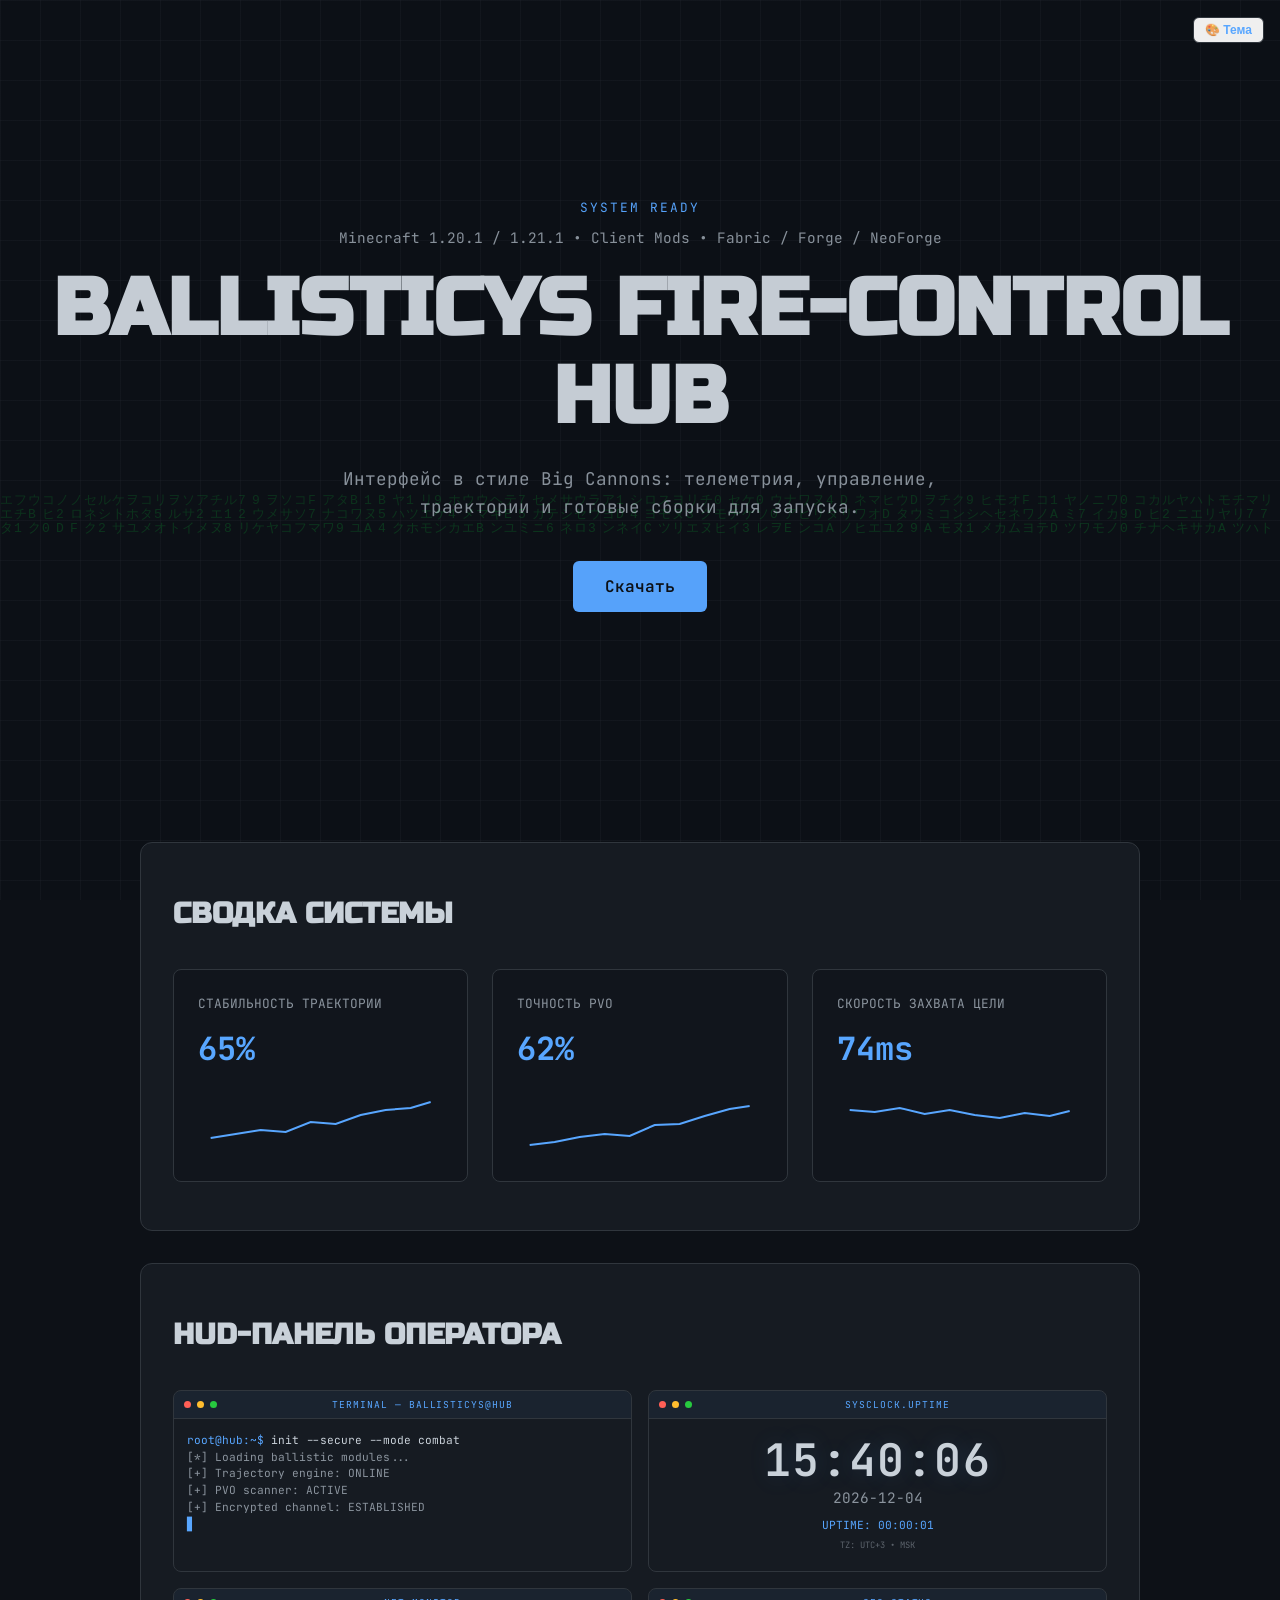
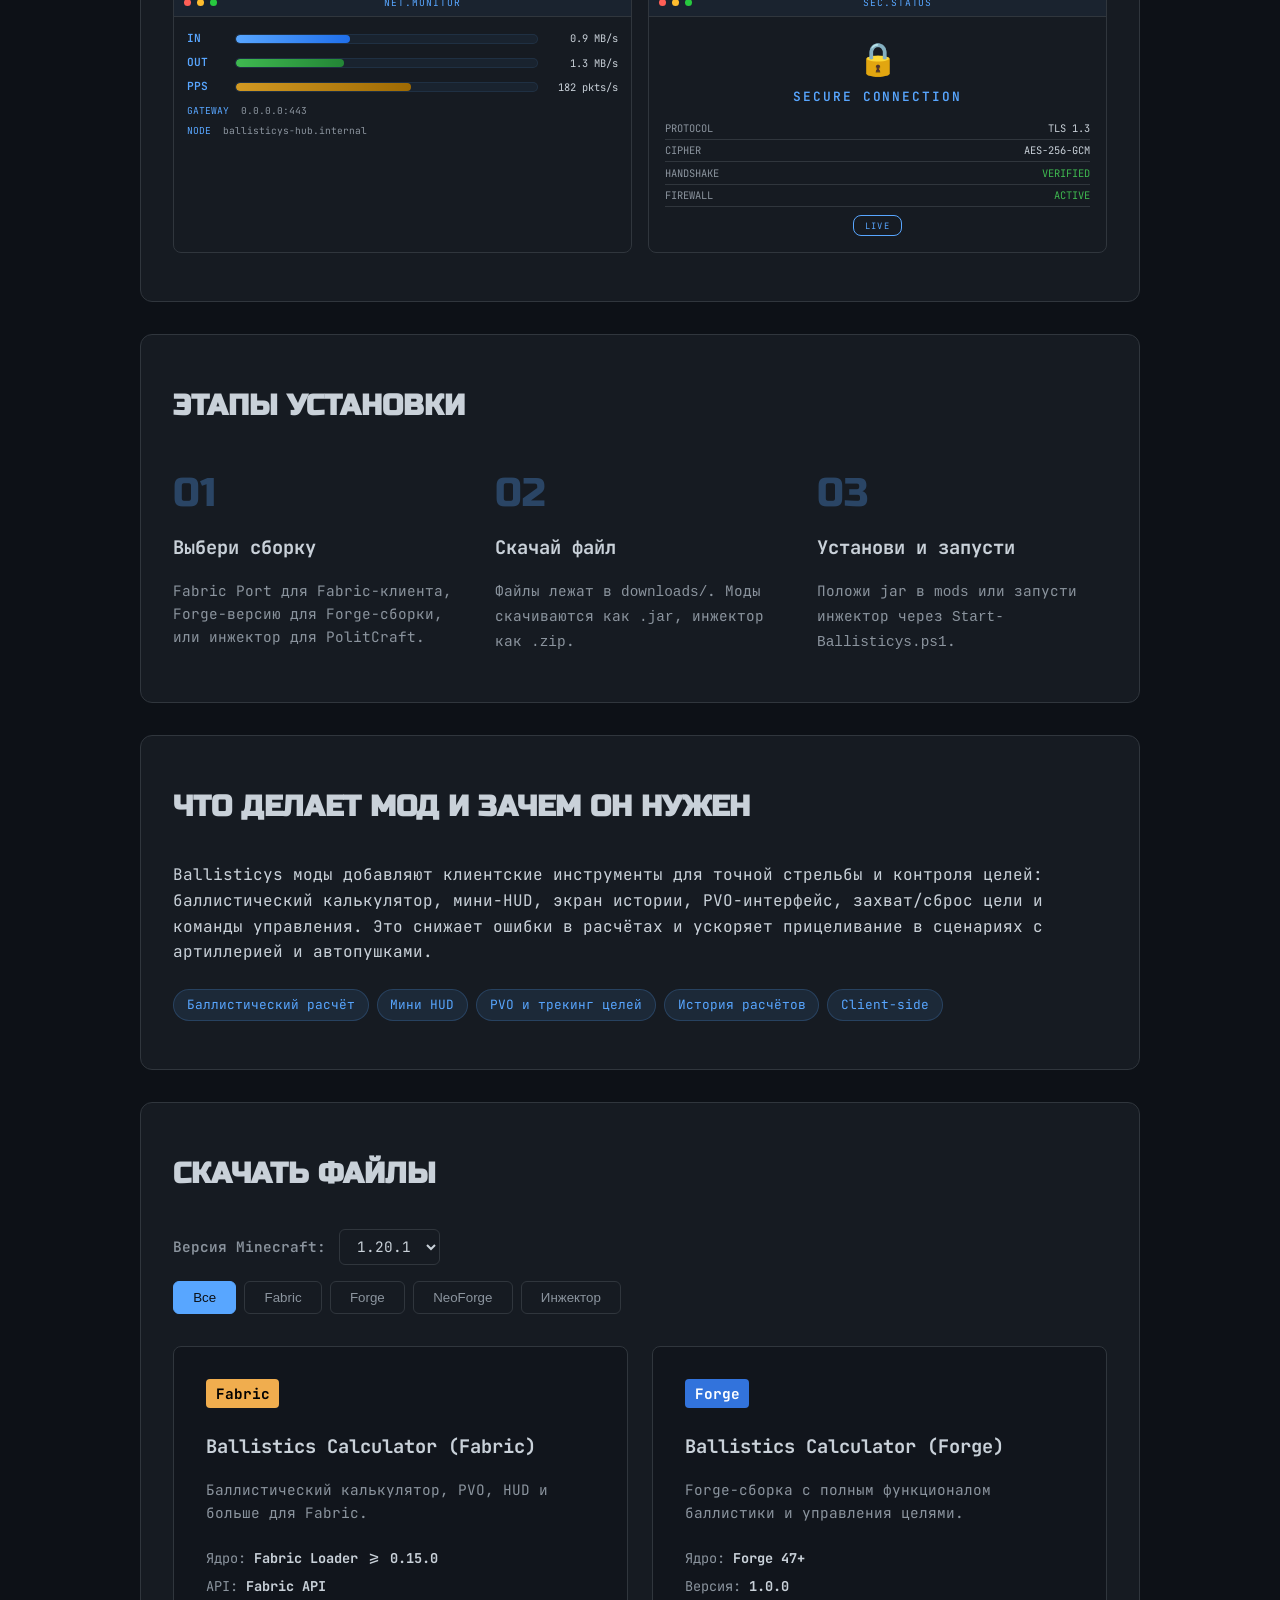
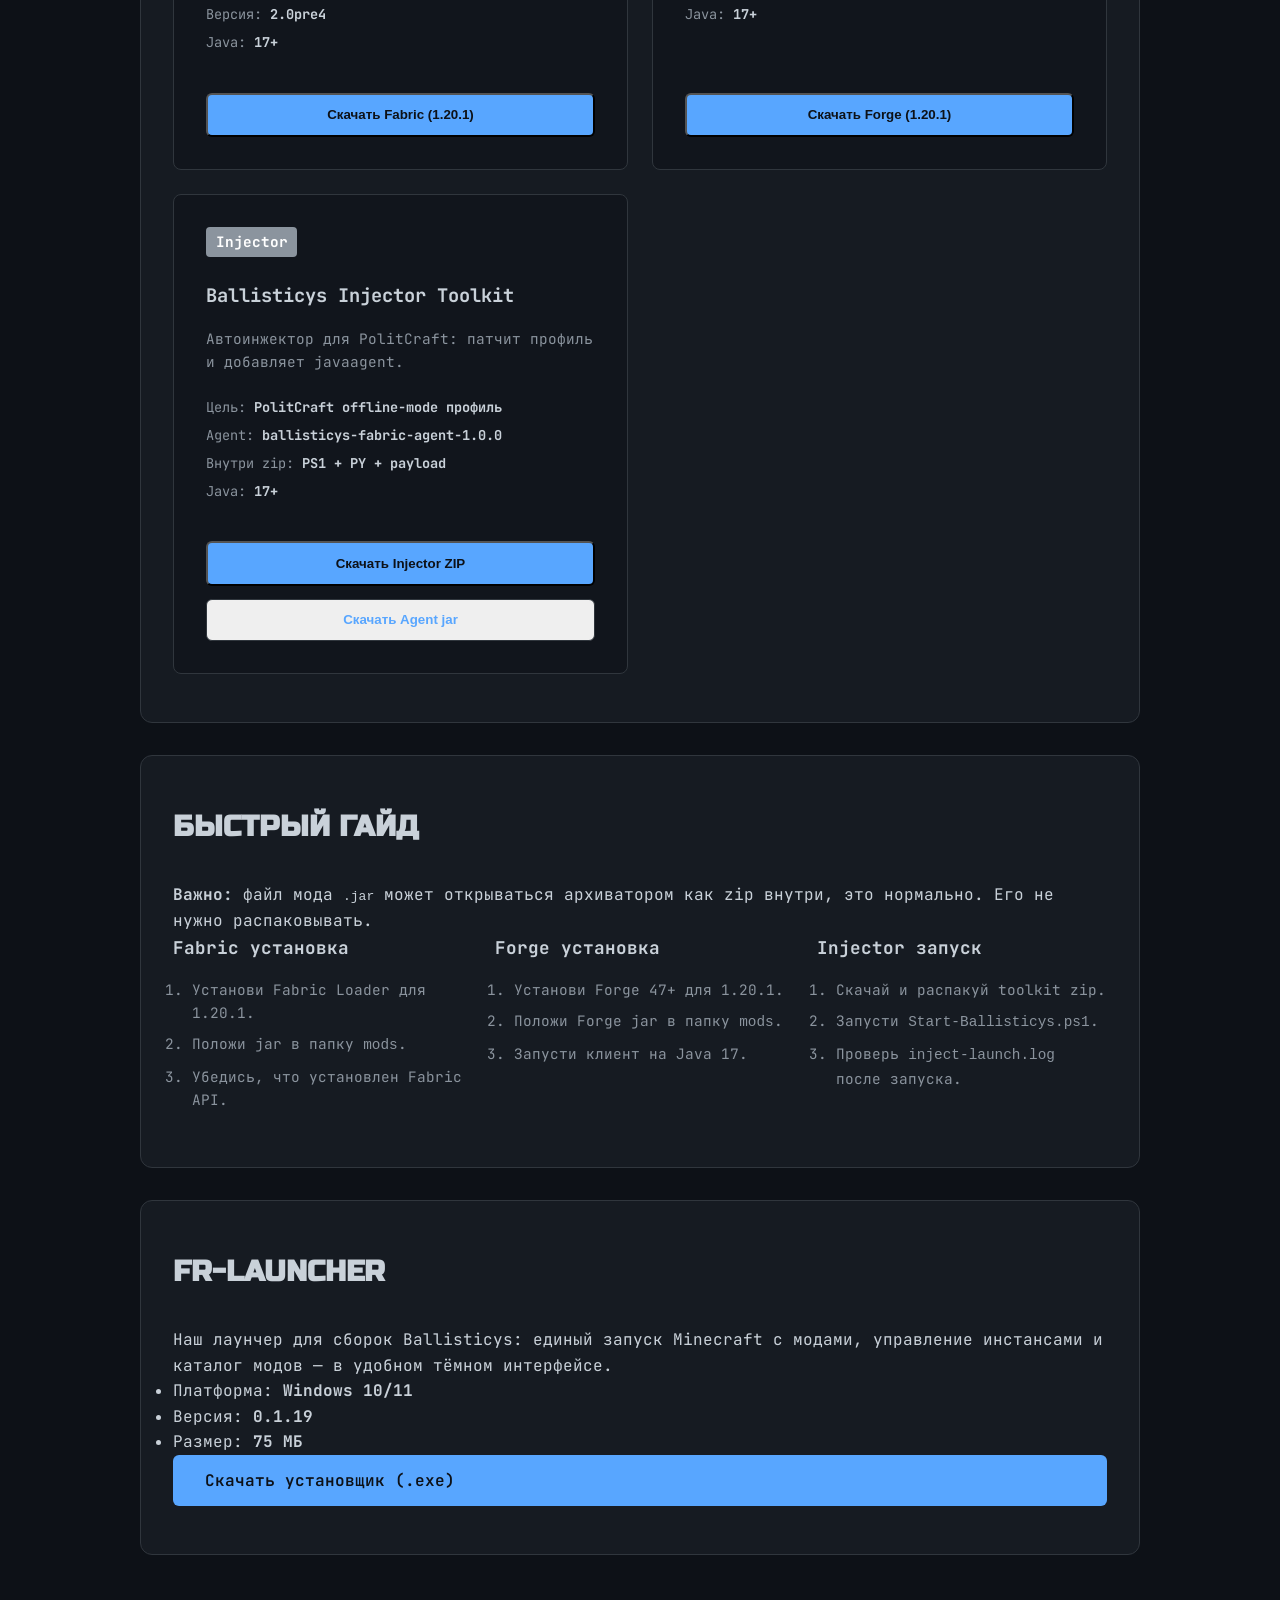
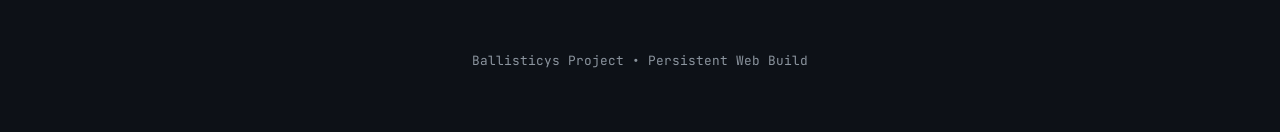
<file: index.html>
﻿<!doctype html>
<html lang="ru">
<head>
  <meta charset="UTF-8" />
  <meta name="viewport" content="width=device-width, initial-scale=1.0" />
  <title>Ballisticys Mods</title>
  <link rel="preconnect" href="https://fonts.googleapis.com">
  <link rel="preconnect" href="https://fonts.gstatic.com" crossorigin>
  <link href="https://fonts.googleapis.com/css2?family=Russo+One&family=JetBrains+Mono:wght@400;600&display=swap" rel="stylesheet">
  <link rel="stylesheet" href="style.css" />
</head>
<body>
  <div class="background-grid"></div>
  <div class="account-dock">
    <div class="theme-selector hidden" id="theme-selector">
      <button id="theme-toggle-btn" class="btn ghost" type="button">🎨 Тема</button>
      <div id="theme-dropdown" class="theme-dropdown hidden">
        <button class="theme-opt" data-theme="" type="button">Обычная</button>
        <button class="theme-opt" data-theme="hacker" type="button">Hacker</button>
        <button class="theme-opt" data-theme="ios" type="button">iOS</button>
        <button class="theme-opt" data-theme="mountain" type="button">Горная</button>
      </div>
    </div>
  </div>

  <header class="hero">
    <div class="hero-copy">
      <p class="top-note">system ready</p>
      <p class="eyebrow">Minecraft 1.20.1 / 1.21.1 • Client Mods • Fabric / Forge / NeoForge</p>
      <h1>Ballisticys Fire-Control Hub</h1>
      <p class="hero-sub">Интерфейс в стиле Big Cannons: телеметрия, управление, траектории и готовые сборки для запуска.</p>
      <div class="hero-actions">
        <a class="btn primary" href="#downloads">Скачать</a>
      </div>
    </div>
  </header>

  <main>
    <section class="panel reveal telemetry" id="telemetry">
      <h2>Сводка системы</h2>
      <div class="telemetry-grid">
        <article class="telemetry-card">
          <p class="metric-title">Стабильность траектории</p>
          <p class="metric-value" data-count="98">0%</p>
          <svg viewBox="0 0 220 60" class="sparkline" aria-hidden="true">
            <polyline points="0,48 25,44 50,40 75,42 100,32 125,34 150,25 175,20 200,18 220,12"></polyline>
          </svg>
        </article>
        <article class="telemetry-card">
          <p class="metric-title">Точность PVO</p>
          <p class="metric-value" data-count="94">0%</p>
          <svg viewBox="0 0 220 60" class="sparkline" aria-hidden="true">
            <polyline points="0,55 25,52 50,47 75,44 100,46 125,35 150,34 175,26 200,19 220,16"></polyline>
          </svg>
        </article>
        <article class="telemetry-card">
          <p class="metric-title">Скорость захвата цели</p>
          <p class="metric-value" data-count="112">0ms</p>
          <svg viewBox="0 0 220 60" class="sparkline" aria-hidden="true">
            <polyline points="0,20 25,22 50,18 75,24 100,20 125,25 150,28 175,23 200,26 220,21"></polyline>
          </svg>
        </article>
      </div>
    </section>

    <section class="panel reveal vip-dashboard" id="vip-dashboard">
      <h2>HUD-панель оператора</h2>
      <div class="dash-grid">
        <div class="dash-widget dash-terminal">
          <div class="dash-widget-head">
            <span class="dash-dot red"></span>
            <span class="dash-dot yellow"></span>
            <span class="dash-dot green"></span>
            <span class="dash-title">terminal — ballisticys@hub</span>
          </div>
          <div class="dash-widget-body" id="terminal-body">
            <div class="term-line"><span class="term-prompt">root@hub:~$</span> <span class="term-cmd">init --secure --mode combat</span></div>
            <div class="term-line"><span class="term-output">[*] Loading ballistic modules...</span></div>
            <div class="term-line"><span class="term-output">[+] Trajectory engine: ONLINE</span></div>
            <div class="term-line"><span class="term-output">[+] PVO scanner: ACTIVE</span></div>
            <div class="term-line"><span class="term-output">[+] Encrypted channel: ESTABLISHED</span></div>
            <div class="term-line"><span class="term-output" id="term-tail"></span></div>
          </div>
        </div>
        <div class="dash-widget dash-clock">
          <div class="dash-widget-head">
            <span class="dash-dot red"></span>
            <span class="dash-dot yellow"></span>
            <span class="dash-dot green"></span>
            <span class="dash-title">sysclock.uptime</span>
          </div>
          <div class="dash-widget-body clock-body">
            <div class="clock-time" id="clock-time">00:00:00</div>
            <div class="clock-date" id="clock-date">0000-00-00</div>
            <div class="clock-uptime">UPTIME: <span id="clock-uptime">00:00:00</span></div>
            <div class="clock-tz">TZ: UTC+3 • MSK</div>
          </div>
        </div>
        <div class="dash-widget dash-net">
          <div class="dash-widget-head">
            <span class="dash-dot red"></span>
            <span class="dash-dot yellow"></span>
            <span class="dash-dot green"></span>
            <span class="dash-title">net.monitor</span>
          </div>
          <div class="dash-widget-body net-body">
            <div class="net-row"><span class="net-label">IN</span><span class="net-bar-wrap"><span class="net-bar net-in" id="net-in" style="width:45%"></span></span><span class="net-val" id="net-in-val">2.4 MB/s</span></div>
            <div class="net-row"><span class="net-label">OUT</span><span class="net-bar-wrap"><span class="net-bar net-out" id="net-out" style="width:28%"></span></span><span class="net-val" id="net-out-val">1.1 MB/s</span></div>
            <div class="net-row"><span class="net-label">PPS</span><span class="net-bar-wrap"><span class="net-bar net-pps" id="net-pps" style="width:62%"></span></span><span class="net-val" id="net-pps-val">342 pkts/s</span></div>
            <div class="net-detail"><span class="net-detail-label">GATEWAY</span> 0.0.0.0:443</div>
            <div class="net-detail"><span class="net-detail-label">NODE</span> ballisticys-hub.internal</div>
          </div>
        </div>
        <div class="dash-widget dash-sec">
          <div class="dash-widget-head">
            <span class="dash-dot red"></span>
            <span class="dash-dot yellow"></span>
            <span class="dash-dot green"></span>
            <span class="dash-title">sec.status</span>
          </div>
          <div class="dash-widget-body sec-body">
            <div class="sec-lock">🔒</div>
            <div class="sec-status">SECURE CONNECTION</div>
            <div class="sec-detail-row"><span class="sec-detail-label">PROTOCOL</span><span class="sec-detail-val">TLS 1.3</span></div>
            <div class="sec-detail-row"><span class="sec-detail-label">CIPHER</span><span class="sec-detail-val">AES-256-GCM</span></div>
            <div class="sec-detail-row"><span class="sec-detail-label">HANDSHAKE</span><span class="sec-detail-val sec-ok">VERIFIED</span></div>
            <div class="sec-detail-row"><span class="sec-detail-label">FIREWALL</span><span class="sec-detail-val sec-ok">ACTIVE</span></div>
            <div class="sec-badge pulse">LIVE</div>
          </div>
        </div>
      </div>
    </section>

    <section class="panel reveal" id="stages">
      <h2>Этапы установки</h2>
      <div class="stage-grid">
        <article class="stage-card">
          <span class="num">01</span>
          <h3>Выбери сборку</h3>
          <p>Fabric Port для Fabric-клиента, Forge-версию для Forge-сборки, или инжектор для PolitCraft.</p>
        </article>
        <article class="stage-card">
          <span class="num">02</span>
          <h3>Скачай файл</h3>
          <p>Файлы лежат в <code>downloads/</code>. Моды скачиваются как <code>.jar</code>, инжектор как <code>.zip</code>.</p>
        </article>
        <article class="stage-card">
          <span class="num">03</span>
          <h3>Установи и запусти</h3>
          <p>Положи jar в <code>mods</code> или запусти инжектор через <code>Start-Ballisticys.ps1</code>.</p>
        </article>
      </div>
    </section>

    <section class="panel reveal" id="about">
      <h2>Что делает мод и зачем он нужен</h2>
      <p>
        Ballisticys моды добавляют клиентские инструменты для точной стрельбы и контроля целей: баллистический калькулятор,
        мини-HUD, экран истории, PVO-интерфейс, захват/сброс цели и команды управления. Это снижает ошибки в расчётах и
        ускоряет прицеливание в сценариях с артиллерией и автопушками.
      </p>
      <div class="chips">
        <span>Баллистический расчёт</span>
        <span>Мини HUD</span>
        <span>PVO и трекинг целей</span>
        <span>История расчётов</span>
        <span>Client-side</span>
      </div>
    </section>

    <section class="panel reveal" id="downloads">
      <h2>Скачать файлы</h2>
      <div class="mc-global-row">
        <label>Версия Minecraft:</label>
        <select class="mc-global-select" onchange="changeGlobalMc(this)">
          <option value="1.21.1">1.21.1</option>
          <option value="1.20.1" selected>1.20.1</option>
        </select>
      </div>

      <div class="filter-row">
        <button class="filter active" data-filter="all">Все</button>
        <button class="filter" data-filter="fabric">Fabric</button>
        <button class="filter" data-filter="forge">Forge</button>
        <button class="filter" data-filter="neoforge">NeoForge</button>
        <button class="filter" data-filter="injector">Инжектор</button>
      </div>

      <div class="mod-grid">

        <!-- Fabric -->
        <article class="mod-card" data-core="fabric">
          <p class="tag fabric">Fabric</p>
          <h3>Ballistics Calculator (Fabric)</h3>
          <p>Баллистический калькулятор, PVO, HUD и больше для Fabric.</p>
          <ul class="mc-data" data-mc="1.20.1">
            <li>Ядро: <strong>Fabric Loader >= 0.15.0</strong></li>
            <li>API: <strong>Fabric API</strong></li>
            <li>Версия: <strong>2.0pre4</strong></li>
            <li>Java: <strong>17+</strong></li>
          </ul>
          <ul class="mc-data" data-mc="1.21.1">
            <li>Ядро: <strong>Fabric Loader >= 0.16.0</strong></li>
            <li>API: <strong>Fabric API</strong></li>
            <li>Версия: <strong>2.0.0</strong></li>
            <li>Java: <strong>21+</strong></li>
          </ul>
          <div class="card-actions">
            <button class="btn primary mc-dl" data-mod="Ballistics Calculator (Fabric)" data-mc="1.20.1">Скачать Fabric (1.20.1)</button>
            <button class="btn primary mc-dl" data-mod="Ballistics Calculator (Fabric)" data-mc="1.21.1">Скачать Fabric (1.21.1)</button>
          </div>
        </article>

        <!-- Forge -->
        <article class="mod-card" data-core="forge">
          <p class="tag forge">Forge</p>
          <h3>Ballistics Calculator (Forge)</h3>
          <p>Forge-сборка с полным функционалом баллистики и управления целями.</p>
          <ul class="mc-data" data-mc="1.20.1">
            <li>Ядро: <strong>Forge 47+</strong></li>
            <li>Версия: <strong>1.0.0</strong></li>
            <li>Java: <strong>17+</strong></li>
          </ul>
          <ul class="mc-data" data-mc="1.21.1">
            <li>Ядро: <strong>Forge 52+</strong></li>
            <li>Версия: <strong>2.0.0</strong></li>
            <li>Java: <strong>21+</strong></li>
          </ul>
          <div class="card-actions">
            <button class="btn primary mc-dl" data-mod="Ballistics Calculator (Forge)" data-mc="1.20.1">Скачать Forge (1.20.1)</button>
            <button class="btn primary mc-dl" data-mod="Ballistics Calculator (Forge)" data-mc="1.21.1">Скачать Forge (1.21.1)</button>
          </div>
        </article>

        <!-- NeoForge -->
        <article class="mod-card" data-core="neoforge">
          <p class="tag neoforge">NeoForge</p>
          <h3>Ballistics Calculator (NeoForge)</h3>
          <p>Современная NeoForge-сборка для новейших версий Minecraft.</p>
          <ul class="mc-data" data-mc="1.21.1">
            <li>Ядро: <strong>NeoForge 21.1+</strong></li>
            <li>Версия: <strong>2.0.0-1.21.1</strong></li>
            <li>Java: <strong>21+</strong></li>
          </ul>
          <div class="card-actions">
            <button class="btn primary mc-dl" data-mod="Ballistics Calculator (NeoForge)" data-mc="1.21.1">Скачать NeoForge (1.21.1)</button>
          </div>
        </article>

        <!-- Injector -->
        <article class="mod-card" data-core="injector">
          <p class="tag injector">Injector</p>
          <h3>Ballisticys Injector Toolkit</h3>
          <p>Автоинжектор для PolitCraft: патчит профиль и добавляет javaagent.</p>
          <ul>
            <li>Цель: <strong>PolitCraft offline-mode профиль</strong></li>
            <li>Agent: <strong>ballisticys-fabric-agent-1.0.0</strong></li>
            <li>Внутри zip: <strong>PS1 + PY + payload</strong></li>
            <li>Java: <strong>17+</strong></li>
          </ul>
          <div class="card-actions">
            <button class="btn primary mc-dl" data-mod="Ballisticys Injector Toolkit" data-mc="any" data-file="ballisticys-injector-toolkit.zip">Скачать Injector ZIP</button>
            <button class="btn ghost mc-dl" data-mod="Ballisticys Injector Toolkit" data-mc="any" data-file="ballisticys-fabric-agent-1.0.0.jar">Скачать Agent jar</button>
          </div>
        </article>

      </div>
    </section>

    <section class="panel reveal" id="guide">
      <h2>Быстрый гайд</h2>
      <p><strong>Важно:</strong> файл мода <code>.jar</code> может открываться архиватором как zip внутри, это нормально. Его не нужно распаковывать.</p>
      <div class="guide-grid">
        <article>
          <h3>Fabric установка</h3>
          <ol>
            <li>Установи Fabric Loader для 1.20.1.</li>
            <li>Положи jar в папку <code>mods</code>.</li>
            <li>Убедись, что установлен Fabric API.</li>
          </ol>
        </article>
        <article>
          <h3>Forge установка</h3>
          <ol>
            <li>Установи Forge 47+ для 1.20.1.</li>
            <li>Положи Forge jar в папку <code>mods</code>.</li>
            <li>Запусти клиент на Java 17.</li>
          </ol>
        </article>
        <article>
          <h3>Injector запуск</h3>
          <ol>
            <li>Скачай и распакуй toolkit zip.</li>
            <li>Запусти <code>Start-Ballisticys.ps1</code>.</li>
            <li>Проверь <code>inject-launch.log</code> после запуска.</li>
          </ol>
        </article>
      </div>
    </section>

  </main>

  <section class="panel reveal" id="launcher">
      <h2>FR-Launcher</h2>
      <p>
        Наш лаунчер для сборок Ballisticys: единый запуск Minecraft с модами,
        управление инстансами и каталог модов — в удобном тёмном интерфейсе.
      </p>
      <ul>
        <li>Платформа: <strong>Windows 10/11</strong></li>
        <li>Версия: <strong>0.1.19</strong></li>
        <li>Размер: <strong>75 МБ</strong></li>
      </ul>
      <div class="card-actions">
        <a class="btn primary" href="https://github.com/darnevmaksim-hue/ballisticys-site/releases/latest/download/FR-Launcher-Setup.exe" download>Скачать установщик (.exe)</a>
      </div>
    </section>

  </main>

  <footer class="footer reveal">
    <p>Ballisticys Project • Persistent Web Build</p>
  </footer>

  <script src="script.js?v=16"></script>
</body>
</html>
</file>
<file: style.css>
:root {
  --bg-color: #0d1117;
  --panel-bg: #161b22;
  --panel-border: #30363d;
  --accent-color: #58a6ff;
  --text-main: #c9d1d9;
  --text-dim: #8b949e;
  --font-main: 'JetBrains Mono', monospace;
  --font-header: 'Russo One', sans-serif;
  --neon: #00ff41; --cyan: #0ff; --pink: #f0f;
  --vip-text: #b0ffb0;
}

* {
  box-sizing: border-box;
  margin: 0;
  padding: 0;
}

body {
  background-color: var(--bg-color);
  color: var(--text-main);
  font-family: var(--font-main);
  line-height: 1.6;
  overflow-x: hidden;
}

.background-grid {
  position: fixed;
  top: 0;
  left: 0;
  width: 100%;
  height: 100%;
  background-image: 
    linear-gradient(rgba(48, 54, 61, 0.2) 1px, transparent 1px),
    linear-gradient(90deg, rgba(48, 54, 61, 0.2) 1px, transparent 1px);
  background-size: 40px 40px;
  z-index: -1;
}

.hero {
  height: 90vh;
  display: flex;
  align-items: center;
  justify-content: center;
  text-align: center;
  padding: 2rem;
}

.hero-copy .top-note {
  color: var(--accent-color);
  font-size: 0.8rem;
  letter-spacing: 2px;
  text-transform: uppercase;
  margin-bottom: 0.5rem;
}

.hero-copy .eyebrow {
  color: var(--text-dim);
  font-size: 0.9rem;
  margin-bottom: 1rem;
}

.hero-copy h1 {
  font-family: var(--font-header);
  font-size: clamp(2.5rem, 8vw, 5rem);
  line-height: 1.1;
  margin-bottom: 1.5rem;
  text-transform: uppercase;
}

.hero-sub {
  color: var(--text-dim);
  font-size: 1.1rem;
  max-width: 600px;
  margin: 0 auto 2.5rem;
}

.account-dock {
  position: fixed;
  top: 1rem;
  right: 1rem;
  z-index: 40;
  display: flex;
  align-items: center;
  gap: 0.6rem;
}

.profile-root {
  position: relative;
}

.profile-trigger {
  width: 42px;
  height: 42px;
  border-radius: 999px;
  border: 1px solid var(--panel-border);
  background: linear-gradient(135deg, #1f6feb, #58a6ff);
  color: #fff;
  font-weight: 700;
  font-family: var(--font-main);
  cursor: pointer;
}

.profile-menu {
  position: absolute;
  top: calc(100% + 8px);
  right: 0;
  width: 260px;
  padding: 0.8rem;
  border: 1px solid var(--panel-border);
  border-radius: 10px;
  background: var(--panel-bg);
  box-shadow: 0 20px 30px rgba(0, 0, 0, 0.35);
}

.profile-email {
  font-size: 0.85rem;
  color: var(--text-main);
  margin-bottom: 0.6rem;
  word-break: break-all;
}

.theme-selector {
  position: relative; margin-left: 0.5rem;
}
.theme-selector #theme-toggle-btn {
  font-size: 0.75rem; padding: 0.3rem 0.7rem;
}
.theme-dropdown {
  position: absolute; top: calc(100% + 4px); right: 0;
  background: var(--panel-bg); border: 1px solid var(--panel-border);
  border-radius: 8px; padding: 0.3rem; min-width: 130px;
  z-index: 50;
}
.theme-dropdown .theme-opt {
  display: block; width: 100%; padding: 0.4rem 0.7rem; font-size: 0.75rem;
  border-radius: 5px; border: 1px solid transparent;
  color: var(--text-dim); background: transparent; cursor: pointer;
  font-family: var(--font-main); text-align: left; transition: all 0.15s;
}
.theme-dropdown .theme-opt:hover {
  background: rgba(88,166,255,0.08); color: var(--text-main);
}
body:not([class*="theme-"]) .theme-dropdown .theme-opt[data-theme=""] {
  border-color: var(--accent-color); color: var(--text-main);
  background: rgba(88,166,255,0.08);
}

.profile-menu-btn,
.profile-menu-link {
  width: 100%;
  text-align: left;
  padding: 0.55rem 0.7rem;
  border-radius: 7px;
  border: 1px solid var(--panel-border);
  background: transparent;
  color: var(--text-main);
  font-family: var(--font-main);
  font-size: 0.84rem;
  text-decoration: none;
  display: block;
  cursor: pointer;
  margin-bottom: 0.45rem;
}

.profile-menu-btn:last-child,
.profile-menu-link:last-child {
  margin-bottom: 0;
}

.profile-menu-btn:hover,
.profile-menu-link:hover {
  border-color: var(--accent-color);
  background: rgba(88, 166, 255, 0.08);
}

.profile-menu-btn.danger {
  color: #ff7b72;
}

.btn {
  display: inline-block;
  padding: 0.8rem 2rem;
  border-radius: 6px;
  text-decoration: none;
  font-weight: 600;
  transition: all 0.2s;
  cursor: pointer;
}

.btn.primary {
  background-color: var(--accent-color);
  color: #0d1117;
}

.btn.primary:hover {
  background-color: #79c0ff;
  transform: translateY(-2px);
}

.btn.ghost {
  border: 1px solid var(--panel-border);
  color: var(--accent-color);
}

.btn.ghost:hover {
  background-color: rgba(48, 54, 61, 0.3);
}

.panel {
  background-color: var(--panel-bg);
  border: 1px solid var(--panel-border);
  border-radius: 12px;
  padding: 3rem 2rem;
  margin: 2rem auto;
  max-width: 1000px;
}

.panel h2 {
  font-family: var(--font-header);
  font-size: 1.8rem;
  margin-bottom: 2rem;
  text-transform: uppercase;
}

.telemetry-grid {
  display: grid;
  grid-template-columns: repeat(auto-fit, minmax(250px, 1fr));
  gap: 1.5rem;
}

.telemetry-card {
  background-color: rgba(13, 17, 23, 0.5);
  border: 1px solid var(--panel-border);
  padding: 1.5rem;
  border-radius: 8px;
}

.metric-title {
  color: var(--text-dim);
  font-size: 0.8rem;
  margin-bottom: 0.5rem;
  text-transform: uppercase;
}

.metric-value {
  font-size: 2rem;
  font-weight: 700;
  color: var(--accent-color);
}

.sparkline {
  width: 100%;
  height: 60px;
  stroke: var(--accent-color);
  stroke-width: 2;
  fill: none;
  margin-top: 1rem;
}

.stage-grid {
  display: grid;
  grid-template-columns: repeat(auto-fit, minmax(250px, 1fr));
  gap: 2rem;
}

.stage-card .num {
  color: var(--accent-color);
  font-family: var(--font-header);
  font-size: 2.5rem;
  opacity: 0.3;
  display: block;
  margin-bottom: 0.5rem;
}

.stage-card h3 {
  margin-bottom: 1rem;
}

.stage-card p {
  color: var(--text-dim);
  font-size: 0.9rem;
}

.chips {
  display: flex;
  flex-wrap: wrap;
  gap: 0.5rem;
  margin-top: 1.5rem;
}

.chips span {
  background-color: rgba(88, 166, 255, 0.1);
  border: 1px solid rgba(88, 166, 255, 0.2);
  color: var(--accent-color);
  padding: 0.3rem 0.8rem;
  border-radius: 20px;
  font-size: 0.8rem;
}

.filter-row {
  margin-bottom: 2rem;
  display: flex;
  gap: 0.5rem;
  flex-wrap: wrap;
}

.filter {
  background: transparent;
  border: 1px solid var(--panel-border);
  color: var(--text-dim);
  padding: 0.5rem 1.2rem;
  cursor: pointer;
  border-radius: 6px;
  transition: all 0.2s;
}

.filter.active {
  background-color: var(--accent-color);
  border-color: var(--accent-color);
  color: #0d1117;
}

.mod-grid {
  display: grid;
  grid-template-columns: repeat(auto-fit, minmax(300px, 1fr));
  gap: 1.5rem;
}

.mod-card {
  background-color: rgba(13, 17, 23, 0.5);
  border: 1px solid var(--panel-border);
  padding: 2rem;
  border-radius: 8px;
  display: flex;
  flex-direction: column;
}

.tag {
  font-size: 0.7rem;
  font-weight: 700;
  padding: 0.2rem 0.6rem;
  border-radius: 4px;
  margin-bottom: 1rem;
  display: inline-block;
  width: fit-content;
}

.tag.fabric { background-color: #f0ad4e; color: #000; }
.tag.neoforge { background-color: #8257e5; color: #fff; }
.tag.forge { background-color: #3273dc; color: #fff; }
.tag.injector { background-color: #8b949e; color: #fff; }

.mod-card h3 { margin-bottom: 1rem; }
.mod-card p { color: var(--text-dim); font-size: 0.9rem; margin-bottom: 1.5rem; }
.mod-card ul { list-style: none; margin-bottom: 2rem; font-size: 0.85rem; }
.mod-card li { margin-bottom: 0.4rem; color: var(--text-dim); }
.mod-card li strong { color: var(--text-main); }

.card-actions { margin-top: auto; display: flex; flex-direction: column; gap: 0.8rem; }
.mc-global-row { display: flex; align-items: center; gap: 0.8rem; margin-bottom: 1rem; font-size: 0.9rem; }
.mc-global-row label { color: var(--text-dim); white-space: nowrap; font-weight: 600; }
.mc-global-select { padding: 0.4rem 0.8rem; background: var(--panel-bg); border: 1px solid var(--panel-border); border-radius: 6px; color: var(--text-main); font-family: var(--font-main); cursor: pointer; font-size: 0.9rem; }
.vip-mc-row { display: flex; align-items: center; gap: 0.5rem; margin: 0.8rem 0; font-size: 0.85rem; }
.vip-mc-row label { color: var(--text-dim); white-space: nowrap; }

.guide-grid {
  display: grid;
  grid-template-columns: repeat(auto-fit, minmax(250px, 1fr));
  gap: 2rem;
}

.guide-grid article h3 { margin-bottom: 1rem; font-size: 1.1rem; }
.guide-grid article ol { padding-left: 1.2rem; font-size: 0.9rem; color: var(--text-dim); }
.guide-grid article ol li { margin-bottom: 0.5rem; }

.footer { text-align: center; padding: 4rem 2rem; color: var(--text-dim); font-size: 0.8rem; }

.admin-warning {
  color: var(--text-dim);
  margin-bottom: 1.2rem;
}

.auth-error {
  margin-top: 0.8rem;
  color: #ff7b72;
  font-size: 0.9rem;
}

.auth-status {
  margin-top: 0.8rem;
  color: var(--text-dim);
  font-size: 0.9rem;
}

.auth-chip {
  display: inline-flex;
  align-items: center;
  padding: 0.5rem 0.8rem;
  border-radius: 999px;
  border: 1px solid var(--panel-border);
  color: var(--text-main);
  font-size: 0.85rem;
}

.auth-setup {
  margin-top: 0.8rem;
  border: 1px dashed var(--panel-border);
  border-radius: 10px;
  padding: 0.9rem;
}

.modal {
  position: fixed;
  inset: 0;
  z-index: 50;
  display: flex;
  align-items: center;
  justify-content: center;
  padding: 1rem;
}

.modal-backdrop {
  position: absolute;
  inset: 0;
  background: rgba(3, 6, 10, 0.75);
  backdrop-filter: blur(4px);
}

.modal-card {
  position: relative;
  width: min(560px, 100%);
  background: var(--panel-bg);
  border: 1px solid var(--panel-border);
  border-radius: 14px;
  padding: 2rem;
  z-index: 1;
}

.modal-card h2 {
  font-family: var(--font-header);
  font-size: 1.7rem;
  margin-bottom: 1rem;
}

.modal-close {
  position: absolute;
  top: 0.7rem;
  right: 0.9rem;
  border: 1px solid var(--panel-border);
  background: transparent;
  color: var(--text-dim);
  width: 32px;
  height: 32px;
  border-radius: 999px;
  cursor: pointer;
}

.modal-close:hover {
  color: var(--text-main);
  border-color: var(--accent-color);
}

body.modal-open {
  overflow: hidden;
}

.stat-row {
  display: grid;
  grid-template-columns: repeat(auto-fit, minmax(200px, 1fr));
  gap: 1rem;
  margin-bottom: 1.5rem;
}

.stat-card {
  background-color: rgba(13, 17, 23, 0.5);
  border: 1px solid var(--panel-border);
  border-radius: 10px;
  padding: 1.2rem;
}

.stat-card h3 {
  color: var(--text-dim);
  font-size: 0.8rem;
  margin-bottom: 0.5rem;
  text-transform: uppercase;
}

.stat-card p {
  font-family: var(--font-header);
  color: var(--accent-color);
  font-size: 1.6rem;
}

.meta-row {
  color: var(--text-dim);
  font-size: 0.85rem;
}

.table-wrap {
  margin-top: 1rem;
  overflow-x: auto;
  border: 1px solid var(--panel-border);
  border-radius: 10px;
}

.assets-table {
  width: 100%;
  min-width: 900px;
  border-collapse: collapse;
  font-size: 0.85rem;
}

.assets-table th,
.assets-table td {
  padding: 0.7rem;
  text-align: left;
  border-bottom: 1px solid var(--panel-border);
  vertical-align: top;
}

.assets-table th {
  color: var(--text-dim);
  text-transform: uppercase;
  font-size: 0.75rem;
  letter-spacing: 0.04em;
  background-color: rgba(13, 17, 23, 0.7);
}

.assets-table tr:last-child td {
  border-bottom: none;
}

.pill {
  display: inline-block;
  padding: 0.2rem 0.55rem;
  border-radius: 999px;
  border: 1px solid var(--panel-border);
  font-size: 0.7rem;
  text-transform: uppercase;
}

.pill.fabric { color: #f0ad4e; border-color: rgba(240, 173, 78, 0.45); }
.pill.forge { color: #79c0ff; border-color: rgba(121, 192, 255, 0.45); }
.pill.injector { color: #8b949e; border-color: rgba(139, 148, 158, 0.55); }
.pill.agent { color: #7eecc4; border-color: rgba(126, 236, 196, 0.55); }
.pill.other { color: var(--text-dim); }

.empty-row {
  color: var(--text-dim);
  text-align: center;
}

.reveal {
  opacity: 0;
  transform: translateY(20px);
  transition: all 0.6s ease-out;
}

.reveal.show {
  opacity: 1;
  transform: translateY(0);
}

.hidden { display: none; }

/* === AUTH MODALS === */
.auth-choice-card {
  max-width: 400px;
  text-align: center;
}

.auth-choice-title {
  margin-bottom: 1.5rem;
  color: var(--text-dim);
}

.auth-choice-buttons {
  display: flex;
  flex-direction: column;
  gap: 1rem;
  margin-bottom: 1.5rem;
}

.auth-choice-buttons .btn.large {
  padding: 1rem 2rem;
  font-size: 1.1rem;
}

.auth-box {
  display: flex;
  flex-direction: column;
  gap: 0.8rem;
  margin-bottom: 1.5rem;
}

.auth-input {
  width: 100%;
  padding: 0.9rem 1rem;
  background: var(--panel-bg);
  border: 1px solid var(--panel-border);
  border-radius: 6px;
  color: var(--text-main);
  font-family: var(--font-main);
  font-size: 1rem;
}

.auth-input:focus {
  outline: none;
  border-color: var(--accent-color);
  box-shadow: 0 0 0 2px rgba(88, 166, 255, 0.2);
}

.auth-mode-toggle {
  display: flex;
  gap: 0.5rem;
  margin-bottom: 1rem;
  justify-content: center;
}

.auth-mode-btn {
  padding: 0.5rem 1.5rem;
  background: transparent;
  border: 1px solid var(--panel-border);
  border-radius: 4px;
  color: var(--text-dim);
  cursor: pointer;
  transition: all 0.2s;
}

.auth-mode-btn.active {
  background: var(--accent-color);
  color: #fff;
  border-color: var(--accent-color);
}

.auth-mode-hint {
  text-align: center;
  color: var(--text-dim);
  margin-top: 1rem;
  font-size: 0.9rem;
}

.auth-switch {
  text-align: center;
  margin-top: 1rem;
  color: var(--text-dim);
  font-size: 0.9rem;
}

.link-btn {
  background: none;
  border: none;
  color: var(--accent-color);
  cursor: pointer;
  text-decoration: underline;
  font-family: var(--font-main);
}

.note {
  font-size: 0.8rem;
  color: var(--text-dim);
  margin-top: -0.3rem;
}

.auth-status {
  text-align: center;
  margin-top: 1rem;
  font-size: 0.9rem;
}

.profile-role {
  font-size: 0.8rem;
  color: var(--text-dim);
  text-transform: uppercase;
  margin-top: 0.2rem;
}

/* === ADMIN PANEL === */
.admin-card {
  max-width: 800px;
  max-height: 80vh;
  overflow-y: auto;
}

.admin-tabs {
  display: flex;
  gap: 0.5rem;
  margin-bottom: 1.5rem;
  border-bottom: 1px solid var(--panel-border);
  padding-bottom: 0.5rem;
}

.admin-tab {
  padding: 0.5rem 1rem;
  background: transparent;
  border: none;
  color: var(--text-dim);
  cursor: pointer;
  font-family: var(--font-main);
  transition: all 0.2s;
}

.admin-tab.active {
  color: var(--accent-color);
  border-bottom: 2px solid var(--accent-color);
}

.admin-tab-content {
  margin-bottom: 1.5rem;
}

.admin-form {
  display: flex;
  gap: 1rem;
  margin-bottom: 1rem;
  align-items: center;
}

.admin-form select {
  padding: 0.6rem;
  background: var(--panel-bg);
  border: 1px solid var(--panel-border);
  border-radius: 4px;
  color: var(--text-main);
  font-family: var(--font-main);
}

.promo-result {
  margin: 1rem 0;
  padding: 1rem;
  background: var(--panel-bg);
  border-radius: 6px;
}

.promo-code-display {
  display: flex;
  align-items: center;
  gap: 1rem;
  flex-wrap: wrap;
}

.promo-code {
  padding: 0.5rem 1rem;
  background: rgba(88, 166, 255, 0.1);
  border: 1px solid var(--accent-color);
  border-radius: 4px;
  font-size: 1.2rem;
  color: var(--accent-color);
}

.promo-list, .users-list, .vip-list {
  display: flex;
  flex-direction: column;
  gap: 0.5rem;
  margin-top: 1rem;
  max-height: 300px;
  overflow-y: auto;
}

.promo-item, .user-item, .vip-item {
  display: flex;
  justify-content: space-between;
  align-items: center;
  padding: 0.8rem;
  background: var(--panel-bg);
  border-radius: 4px;
  gap: 1rem;
}

.promo-item.used {
  opacity: 0.5;
}

.promo-item code, .user-item span, .vip-item span {
  flex: 1;
}

.role-badge {
  padding: 0.2rem 0.6rem;
  border-radius: 4px;
  font-size: 0.75rem;
  text-transform: uppercase;
}

.role-badge.admin {
  background: rgba(255, 107, 107, 0.2);
  color: #ff6b6b;
}

.role-badge.vip {
  background: rgba(255, 215, 0, 0.2);
  color: #ffd700;
}

.role-badge.user {
  background: rgba(139, 148, 158, 0.2);
  color: var(--text-dim);
}

.request-area {
  margin-top: 0.5rem;
}

.request-btn {
  padding: 0.5rem 1rem;
  border-radius: 4px;
  border: 1px solid var(--accent-color);
  background: transparent;
  color: var(--accent-color);
  font-family: var(--font-main);
  font-size: 0.8rem;
  cursor: pointer;
  transition: all 0.2s;
}

.request-btn:hover {
  background: rgba(88, 166, 255, 0.15);
}

.request-btn:disabled {
  opacity: 0.6;
  cursor: not-allowed;
}

.request-status {
  font-size: 0.75rem;
  padding: 0.3rem 0.6rem;
  border-radius: 4px;
}

.request-status.pending {
  color: #ffa657;
  background: rgba(255, 166, 87, 0.1);
}

.request-status.approved {
  color: #3fb950;
  background: rgba(63, 185, 80, 0.1);
}

.request-status.denied {
  color: #ff7b72;
  background: rgba(255, 123, 114, 0.1);
}

.requests-list {
  display: flex;
  flex-direction: column;
  gap: 0.5rem;
  margin-top: 1rem;
  max-height: 400px;
  overflow-y: auto;
}

.request-item {
  display: flex;
  justify-content: space-between;
  align-items: center;
  padding: 0.8rem;
  background: var(--panel-bg);
  border-radius: 4px;
  gap: 0.8rem;
  flex-wrap: wrap;
}

.request-item .req-info {
  flex: 1;
  font-size: 0.85rem;
  line-height: 1.5;
}

.request-item .req-info strong {
  color: var(--text-main);
}

.request-item .req-actions {
  display: flex;
  gap: 0.4rem;
}

.req-btn {
  padding: 0.4rem 0.8rem;
  border-radius: 4px;
  border: none;
  cursor: pointer;
  font-family: var(--font-main);
  font-size: 0.8rem;
  transition: all 0.2s;
}

.req-btn.approve {
  background: #3fb950;
  color: #0d1117;
}

.req-btn.approve:hover {
  background: #4ade80;
}

.req-btn.deny {
  background: #ff7b72;
  color: #0d1117;
}

.req-btn.deny:hover {
  background: #ffa098;
}

@media (max-width: 768px) {
  .request-item { flex-direction: column; align-items: stretch; }
  .request-item .req-actions { justify-content: flex-end; }
}

.profile-info {
  display: flex;
  flex-direction: column;
  gap: 0.5rem;
  margin-bottom: 1.5rem;
  font-size: 0.9rem;
}

.profile-info p {
  display: flex;
  gap: 0.5rem;
  align-items: center;
}

.profile-info .role-badge {
  font-size: 0.75rem;
  padding: 0.2rem 0.6rem;
}

.divider {
  border: none;
  border-top: 1px solid var(--panel-border);
  margin: 1.5rem 0;
}

.vip-section {
  border: 1px solid rgba(255, 215, 0, 0.3);
  border-radius: 10px;
  padding: 1rem 1.2rem;
  margin-top: 0.5rem;
  background: rgba(255, 215, 0, 0.03);
}

.vip-section h3 {
  color: #ffd700;
  margin-bottom: 0.5rem;
}

.vip-section-desc {
  color: var(--text-dim);
  font-size: 0.85rem;
  margin-bottom: 1rem;
}

@media (max-width: 768px) {
  .hero { height: auto; padding: 5rem 1rem 2rem; }
  .hero-copy h1 { font-size: clamp(1.8rem, 7vw, 2.5rem); }
  .hero-sub { font-size: 0.9rem; max-width: 100%; }
  .panel { margin: 0.8rem; padding: 1.5rem 1rem; }
  .panel h2 { font-size: 1.3rem; margin-bottom: 1.2rem; }
  .admin-form { flex-direction: column; align-items: stretch; }
  .promo-code-display { flex-direction: column; align-items: stretch; }
  .mod-grid { grid-template-columns: 1fr; gap: 1rem; }
  .mod-card { padding: 1.2rem; }
  .telemetry-grid { grid-template-columns: 1fr; gap: 1rem; }
  .stage-grid { grid-template-columns: 1fr; gap: 1.2rem; }
  .chips { gap: 0.4rem; }
  .chips span { font-size: 0.7rem; padding: 0.2rem 0.6rem; }
  .filter { padding: 0.4rem 0.8rem; font-size: 0.75rem; }
  .metric-value { font-size: 1.5rem; }
  .sparkline { height: 40px; }
  .account-dock { top: 0.5rem; right: 0.5rem; }
  .profile-menu { width: 220px; right: 0; }
  .mc-global-row { flex-direction: column; align-items: stretch; }
  .mc-global-select { width: 100%; }
  .user-item { flex-direction: column; gap: 0.4rem; }
  .vip-item { flex-direction: column; gap: 0.3rem; }
  .clock-time { font-size: 2rem !important; }
  .dash-grid { grid-template-columns: 1fr !important; }
  .auth-modal-content { width: 90%; margin: 2rem auto; padding: 1.5rem; }
  .admin-tabs { overflow-x: auto; gap: 0.5rem; }
  body.theme-hacker .hero::after { display: none; }
  .stage-card .num { font-size: 1.8rem; }
  .btn { padding: 0.6rem 1.2rem; font-size: 0.85rem; }
}

#request-response-modal .modal-card {
  text-align: center;
  max-width: 400px;
}

#request-result-approved, #request-result-denied {
  animation: fadeIn 0.3s ease;
}

@keyframes blink { 0%,100% { opacity: 1; } 50% { opacity: 0; } }
@keyframes pulse { 0%,100% { box-shadow: 0 0 5px rgba(0,255,65,0.2); } 50% { box-shadow: 0 0 15px rgba(0,255,65,0.5); } }
@keyframes fadeIn {
  from { opacity: 0; transform: translateY(10px); }
  to { opacity: 1; transform: translateY(0); }
}

/* ─── THEMES ─── */

/* Hacker */
body.theme-hacker {
  --neon: #00ff41; --cyan: #0ff; --pink: #f0f;
  --vip-bg: #050805; --vip-card: rgba(0,255,65,0.04);
  --vip-border: rgba(0,255,65,0.18);
  --vip-text: #b0ffb0;
  --font-main: 'JetBrains Mono', monospace;
  background: var(--vip-bg) !important;
}
body.theme-hacker::after {
  content: ''; position: fixed; inset: 0; z-index: 9998;
  pointer-events: none;
  background: repeating-linear-gradient(0deg, transparent, transparent 2px, rgba(0,255,65,0.03) 2px, rgba(0,255,65,0.03) 4px);
}
body.theme-hacker .background-grid {
  background-image: linear-gradient(rgba(0,255,65,0.07) 1px, transparent 1px), linear-gradient(90deg, rgba(0,255,65,0.07) 1px, transparent 1px);
  background-size: 50px 50px;
  animation: gridMove 12s linear infinite;
}
@keyframes gridMove { 0% { transform: translate(0,0); } 100% { transform: translate(50px,50px); } }
@keyframes glitch {
  0%,90%,100% { transform: translate(0); }
  92% { transform: translate(-2px,1px) skewX(-1deg); }
  94% { transform: translate(2px,-1px) skewX(1deg); }
  96% { transform: translate(-1px,2px); }
  98% { transform: translate(1px,-2px) skewX(-0.5deg); }
}
body.theme-hacker .hero-copy h1 {
  color: var(--neon); font-family: var(--font-main);
  text-shadow: 0 0 7px var(--neon), 0 0 20px rgba(0,255,65,0.3), 0 0 40px rgba(0,255,65,0.1);
  animation: glitch 4s infinite;
}
body.theme-hacker .hero-copy h1::before { content: '>_ '; color: var(--cyan); text-shadow: 0 0 10px var(--cyan); font-size: 0.7em; }
body.theme-hacker .top-note { color: var(--neon) !important; }
body.theme-hacker .top-note::after { content: ' _'; animation: blink 1s step-end infinite; }
body.theme-hacker .hero-sub { border-left: 2px solid var(--neon); padding-left: 1rem; color: rgba(0,255,65,0.5) !important; }
body.theme-hacker .panel {
  background: rgba(0,8,0,0.85);
  border: 1px solid var(--vip-border);
  box-shadow: 0 0 20px rgba(0,255,65,0.05), inset 0 0 40px rgba(0,255,65,0.02);
  backdrop-filter: blur(4px);
  position: relative;
}
body.theme-hacker .panel::before {
  content: ''; position: absolute; top: -1px; left: -1px; right: -1px; height: 2px;
  background: linear-gradient(90deg, transparent, var(--neon), transparent);
  animation: barSweep 4s ease-in-out infinite;
}
@keyframes barSweep { 0%,100% { opacity: 0; } 50% { opacity: 1; } }
body.theme-hacker .panel h2 { color: var(--cyan); text-shadow: 0 0 15px rgba(0,255,255,0.3); }
body.theme-hacker .panel h2::before { content: '# '; color: var(--neon); }
body.theme-hacker .telemetry-card {
  background: rgba(0,20,0,0.5);
  border-color: rgba(0,255,65,0.1);
}
body.theme-hacker .metric-title::before { content: '> '; color: var(--neon); }
body.theme-hacker .metric-value { color: var(--neon); text-shadow: 0 0 15px rgba(0,255,65,0.4); }
body.theme-hacker .metric-value::after { content: ' Hz'; font-size: 0.4em; color: rgba(0,255,65,0.3); }
body.theme-hacker .sparkline polyline { stroke: var(--neon); filter: drop-shadow(0 0 4px rgba(0,255,65,0.4)); }
body.theme-hacker .stage-card .num { color: var(--cyan); text-shadow: 0 0 10px var(--cyan); opacity: 0.4; }
body.theme-hacker .stage-card h3 { color: var(--neon); }
body.theme-hacker .mod-card { background: rgba(0,10,0,0.5); border-color: rgba(0,255,65,0.08); }
body.theme-hacker .mod-card:hover { border-color: rgba(0,255,65,0.3); box-shadow: 0 0 25px rgba(0,255,65,0.1); }
body.theme-hacker .vip-card {
  background: rgba(0,20,0,0.4) !important;
  border: 1px solid rgba(0,255,65,0.2) !important;
  position: relative; overflow: hidden;
}
body.theme-hacker .vip-card::before {
  content: ''; position: absolute; top: 0; left: -100%; width: 60%; height: 1px;
  background: linear-gradient(90deg, transparent, var(--neon), transparent);
  animation: beam 3s ease-in-out infinite;
}
@keyframes beam { 0% { left: -60%; } 100% { left: 160%; } }
body.theme-hacker .tag.fabric { background: rgba(0,255,65,0.12); color: var(--neon); border-color: rgba(0,255,65,0.3); }
body.theme-hacker .tag.forge { background: rgba(0,255,255,0.12); color: var(--cyan); border-color: rgba(0,255,255,0.3); }
body.theme-hacker .tag.neoforge { background: rgba(130,87,229,0.12); color: #9b7eed; border-color: rgba(130,87,229,0.3); }
body.theme-hacker .tag.injector { background: rgba(255,0,255,0.12); color: var(--pink); border-color: rgba(255,0,255,0.3); }
body.theme-hacker .btn.primary {
  background: transparent; border: 1px solid var(--neon); color: var(--neon);
  text-shadow: 0 0 5px rgba(0,255,65,0.3);
  box-shadow: 0 0 10px rgba(0,255,65,0.1), inset 0 0 10px rgba(0,255,65,0.05);
  transition: all 0.2s;
}
body.theme-hacker .btn.primary:hover { background: rgba(0,255,65,0.1); box-shadow: 0 0 25px rgba(0,255,65,0.3); transform: translateY(-2px); }
body.theme-hacker .btn.ghost { border-color: rgba(0,255,65,0.15); color: rgba(0,255,65,0.5); }
body.theme-hacker .filter.active { background: rgba(0,255,65,0.12); border-color: var(--neon); color: var(--neon); }
body.theme-hacker .filter { border-color: rgba(0,255,65,0.1); color: rgba(0,255,65,0.3); }
body.theme-hacker .chips span { background: rgba(0,255,65,0.06); border-color: rgba(0,255,65,0.12); color: var(--neon); }
body.theme-hacker .chips span::before { content: '\\\\ '; }
body.theme-hacker .vip-badge {
  background: rgba(0,255,65,0.12); color: var(--neon); border: 1px solid rgba(0,255,65,0.3);
  animation: pulse 2s ease-in-out infinite;
}
body.theme-hacker .profile-trigger { background: linear-gradient(135deg, #003300, var(--neon)); border-color: var(--neon); box-shadow: 0 0 15px rgba(0,255,65,0.3); }
body.theme-hacker .profile-menu { background: rgba(0,8,0,0.95); border-color: var(--vip-border); backdrop-filter: blur(10px); }
body.theme-hacker .profile-menu-btn:hover { border-color: var(--neon); background: rgba(0,255,65,0.05); }
body.theme-hacker .role-badge.vip { background: rgba(0,255,65,0.12); color: var(--neon); border-color: rgba(0,255,65,0.2); }
body.theme-hacker .role-badge.admin { background: rgba(255,0,255,0.12); color: var(--pink); border-color: rgba(255,0,255,0.2); }
body.theme-hacker .footer { border-top: 1px solid rgba(0,255,65,0.06); color: rgba(0,255,65,0.2); }
body.theme-hacker .footer::before { content: '> '; }
body.theme-hacker .admin-tab.active { color: var(--neon); border-bottom-color: var(--neon); }
body.theme-hacker .beta-tag {
  display: inline-block; font-size: 0.55rem; padding: 0.1rem 0.4rem; border-radius: 3px;
  background: rgba(255,0,255,0.15); color: var(--pink); border: 1px solid rgba(255,0,255,0.3);
  animation: blink 1.5s step-end infinite; margin-left: 0.3rem; vertical-align: middle;
}
body.theme-hacker .theme-dropdown .theme-opt[data-theme="hacker"] { border-color: var(--neon); color: var(--neon); background: rgba(0,255,65,0.08); }
body.theme-hacker .mc-global-row label { color: var(--cyan); }
body.theme-hacker .mc-global-select { background: rgba(0,10,0,0.8); border-color: rgba(0,255,65,0.2); color: var(--neon); }
body.theme-hacker .vip-section { border-color: rgba(0,255,65,0.15); background: rgba(0,255,65,0.02); }
body.theme-hacker .vip-section h3 { color: var(--neon); }
body.theme-hacker .guide-grid article h3 { color: var(--cyan); }
body.theme-hacker .guide-grid ol li::marker { color: var(--neon); }
body.theme-hacker .promo-code { background: rgba(0,255,65,0.06); border-color: var(--neon); color: var(--neon); }
body.theme-hacker .dash-widget-head { background: rgba(0,255,65,0.05); border-bottom-color: rgba(0,255,65,0.1); color: var(--neon); }
body.theme-hacker .dash-terminal { background: rgba(0,8,0,0.85); border-color: rgba(0,255,65,0.15); }
body.theme-hacker .term-prompt { color: var(--neon); }
body.theme-hacker .term-cmd { color: #ccc; }
body.theme-hacker .term-output { color: var(--vip-text); }
body.theme-hacker .clock-time { color: var(--neon); text-shadow: 0 0 25px rgba(0,255,65,0.4); }
body.theme-hacker .clock-date { color: var(--vip-text); opacity: 0.7; }
body.theme-hacker .clock-uptime { color: var(--cyan); }
body.theme-hacker .clock-tz { color: #666; }
body.theme-hacker .net-label { color: var(--cyan); }
body.theme-hacker .net-bar-wrap { background: rgba(0,255,65,0.05); border-color: rgba(0,255,65,0.08); }
body.theme-hacker .net-in { background: linear-gradient(90deg, var(--neon), #00cc33); }
body.theme-hacker .net-out { background: linear-gradient(90deg, var(--cyan), #0099cc); }
body.theme-hacker .net-pps { background: linear-gradient(90deg, var(--pink), #9900cc); }
body.theme-hacker .net-val { color: var(--vip-text); }
body.theme-hacker .net-detail { color: #666; }
body.theme-hacker .net-detail-label { color: var(--cyan); }
body.theme-hacker .sec-lock { filter: drop-shadow(0 0 10px var(--cyan)); }
body.theme-hacker .sec-status { color: var(--neon); text-shadow: 0 0 10px rgba(0,255,65,0.3); }
body.theme-hacker .sec-detail-row { border-bottom-color: rgba(0,255,65,0.04); }
body.theme-hacker .sec-detail-label { color: #666; }
body.theme-hacker .sec-detail-val { color: var(--vip-text); }
body.theme-hacker .sec-ok { color: var(--neon); }
body.theme-hacker .sec-badge { border-color: var(--neon); color: var(--neon); }

/* iOS — Dark Mode */
body.theme-ios {
  --ios-bg: #1c1c1e; --ios-panel: rgba(44,44,46,0.85);
  --ios-text: #f5f5f7; --ios-dim: #8e8e93;
  --ios-accent: #0a84ff; --ios-border: rgba(84,84,88,0.3);
  --ios-separator: rgba(84,84,88,0.15);
  background: var(--ios-bg) !important; color: var(--ios-text);
  font-family: -apple-system, BlinkMacSystemFont, 'SF Pro Display', 'SF Pro', 'Helvetica Neue', sans-serif;
  letter-spacing: 0.01em;
}
body.theme-ios::before {
  content: ''; position: fixed; inset: 0; z-index: -2;
  background:
    radial-gradient(ellipse 70% 45% at 50% 0%, rgba(10,132,255,0.06) 0%, transparent 70%),
    radial-gradient(ellipse 50% 35% at 80% 100%, rgba(52,199,89,0.03) 0%, transparent 60%);
  pointer-events: none;
}
body.theme-ios .panel {
  background: var(--ios-panel); backdrop-filter: blur(60px) saturate(1.3);
  -webkit-backdrop-filter: blur(60px) saturate(1.3);
  border: 1px solid var(--ios-border); border-radius: 14px;
  box-shadow: 0 2px 20px rgba(0,0,0,0.2);
}
body.theme-ios .panel h2 {
  font-size: 1.5rem; font-weight: 700; color: var(--ios-text);
  letter-spacing: -0.02em; margin-bottom: 1.2rem;
}
body.theme-ios .hero-copy h1 {
  color: var(--ios-text); font-family: -apple-system, BlinkMacSystemFont, 'SF Pro Display', sans-serif;
  font-weight: 800; font-size: clamp(2rem, 5vw, 3.2rem);
  letter-spacing: -0.03em; line-height: 1.1;
}
body.theme-ios .hero-sub {
  border-left: 3px solid var(--ios-accent); color: var(--ios-dim) !important;
  font-weight: 400; font-size: 0.95rem; line-height: 1.6;
}
body.theme-ios .top-note {
  color: var(--ios-accent) !important; font-weight: 600;
  letter-spacing: 0.15em; text-transform: uppercase; font-size: 0.7rem;
}
body.theme-ios .eyebrow { color: var(--ios-dim); font-size: 0.75rem; letter-spacing: 0.08em; }
body.theme-ios .mod-card {
  background: var(--ios-panel); border: 1px solid var(--ios-border);
  border-radius: 12px; backdrop-filter: blur(40px) saturate(1.2);
  -webkit-backdrop-filter: blur(40px) saturate(1.2);
  transition: border-color 0.2s, box-shadow 0.2s;
}
body.theme-ios .mod-card:hover {
  border-color: var(--ios-accent);
  box-shadow: 0 2px 16px rgba(10,132,255,0.12);
}
body.theme-ios .mod-card h3 { color: var(--ios-text); font-weight: 600; }
body.theme-ios .mod-card p { color: var(--ios-dim); }
body.theme-ios .btn.primary {
  background: var(--ios-accent); border: none; color: #fff;
  border-radius: 12px; font-weight: 600; font-size: 0.9rem;
  padding: 0.65rem 1.5rem; transition: opacity 0.2s;
}
body.theme-ios .btn.primary:hover { opacity: 0.8; transform: none; box-shadow: none; }
body.theme-ios .btn.ghost {
  border: 1px solid var(--ios-border); color: var(--ios-accent);
  border-radius: 12px; font-size: 0.85rem;
}
body.theme-ios .btn.ghost:hover { background: rgba(10,132,255,0.06); }
body.theme-ios .tag {
  border-radius: 20px; padding: 0.2rem 0.8rem; font-size: 0.7rem;
  font-weight: 500;
}
body.theme-ios .tag.fabric { background: rgba(10,132,255,0.12); color: var(--ios-accent); }
body.theme-ios .tag.forge { background: rgba(52,199,89,0.12); color: #34c759; }
body.theme-ios .tag.neoforge { background: rgba(191,90,242,0.12); color: #bf5af2; }
body.theme-ios .tag.injector { background: rgba(255,159,10,0.12); color: #ff9f0a; }
body.theme-ios .background-grid { display: none; }
body.theme-ios .profile-trigger {
  background: var(--ios-accent); border: none; border-radius: 20px;
  padding: 0.35rem 1rem; color: #fff; font-weight: 600; font-size: 0.8rem;
}
body.theme-ios .profile-menu {
  background: rgba(44,44,46,0.95); backdrop-filter: blur(60px) saturate(1.4);
  -webkit-backdrop-filter: blur(60px) saturate(1.4);
  border: 1px solid var(--ios-border); border-radius: 14px;
  box-shadow: 0 8px 40px rgba(0,0,0,0.3);
}
body.theme-ios .profile-menu-btn { border-radius: 10px; }
body.theme-ios .admin-tabs { gap: 0; }
body.theme-ios .admin-tab {
  padding: 0.5rem 1.2rem; color: var(--ios-dim); font-size: 0.8rem;
  border-bottom: 2px solid transparent; transition: color 0.2s, border-color 0.2s;
}
body.theme-ios .admin-tab.active { color: var(--ios-accent); border-bottom-color: var(--ios-accent); }
body.theme-ios .admin-tab:hover { color: var(--ios-text); }
body.theme-ios .footer {
  border-top: 1px solid var(--ios-separator); color: var(--ios-dim);
  font-size: 0.75rem;
}
body.theme-ios .vip-card {
  background: var(--ios-panel) !important; border: 1px solid var(--ios-border) !important;
  border-radius: 12px; backdrop-filter: blur(40px) saturate(1.2);
  -webkit-backdrop-filter: blur(40px) saturate(1.2);
}
body.theme-ios .vip-section {
  border-color: var(--ios-separator); background: transparent;
}
body.theme-ios .vip-section h3 { color: var(--ios-text); font-weight: 600; }
body.theme-ios .role-badge {
  border-radius: 20px; padding: 0.2rem 0.7rem; font-size: 0.65rem; font-weight: 500;
}
body.theme-ios .role-badge.vip { background: rgba(10,132,255,0.12); color: var(--ios-accent); }
body.theme-ios .role-badge.admin { background: rgba(255,69,58,0.12); color: #ff453a; }
body.theme-ios .vip-badge {
  background: rgba(10,132,255,0.1); color: var(--ios-accent);
  border: none; border-radius: 20px; padding: 0.2rem 0.7rem;
}
body.theme-ios .filter.active {
  background: var(--ios-accent); border-color: var(--ios-accent); color: #fff;
  border-radius: 20px;
}
body.theme-ios .filter {
  border: 1px solid var(--ios-border); color: var(--ios-dim);
  border-radius: 20px; font-size: 0.75rem; padding: 0.35rem 1rem;
}
body.theme-ios .filter:hover { border-color: var(--ios-accent); color: var(--ios-accent); }
body.theme-ios .chips span {
  background: rgba(44,44,46,0.8); border: 1px solid var(--ios-border);
  color: var(--ios-text); border-radius: 20px; font-size: 0.7rem;
  padding: 0.25rem 0.9rem;
}
body.theme-ios .mc-global-row label { color: var(--ios-dim); font-size: 0.8rem; }
body.theme-ios .mc-global-select {
  background: var(--ios-panel); border: 1px solid var(--ios-border);
  border-radius: 10px; backdrop-filter: blur(40px) saturate(1.2);
  -webkit-backdrop-filter: blur(40px) saturate(1.2);
  color: var(--ios-text); padding: 0.5rem 0.8rem;
}
body.theme-ios .promo-code {
  background: rgba(44,44,46,0.8); border: 1px solid var(--ios-border);
  color: var(--ios-text); border-radius: 10px;
}
body.theme-ios .theme-dropdown .theme-opt[data-theme="ios"] {
  border-color: var(--ios-accent); color: var(--ios-accent);
  background: rgba(10,132,255,0.08); border-radius: 10px;
}
body.theme-ios .guide-grid article h3 { color: var(--ios-text); font-weight: 600; }
body.theme-ios .guide-grid ol li::marker { color: var(--ios-accent); font-weight: 600; }
body.theme-ios .beta-tag {
  background: rgba(255,69,58,0.12); color: #ff453a;
  border: 1px solid rgba(255,69,58,0.2); border-radius: 20px;
}
body.theme-ios .modal-card {
  background: rgba(44,44,46,0.95); backdrop-filter: blur(60px) saturate(1.4);
  -webkit-backdrop-filter: blur(60px) saturate(1.4);
  border: 1px solid var(--ios-border); border-radius: 14px;
  box-shadow: 0 8px 40px rgba(0,0,0,0.3);
}
body.theme-ios .stage-card {
  border: 1px solid var(--ios-border); background: var(--ios-panel);
  backdrop-filter: blur(40px) saturate(1.2);
  -webkit-backdrop-filter: blur(40px) saturate(1.2);
  border-radius: 12px; padding: 1.2rem;
}
body.theme-ios .stage-card .num {
  color: var(--ios-dim); font-size: 2rem; font-weight: 800;
  letter-spacing: -0.05em;
}
body.theme-ios .stage-card h3 { color: var(--ios-text); font-weight: 600; margin-top: 0.5rem; }
body.theme-ios .stage-card p { color: var(--ios-dim); line-height: 1.5; }
body.theme-ios .telemetry-card {
  background: var(--ios-panel); border: 1px solid var(--ios-border);
  border-radius: 12px; backdrop-filter: blur(40px) saturate(1.2);
  -webkit-backdrop-filter: blur(40px) saturate(1.2);
}
body.theme-ios .metric-title { color: var(--ios-dim); font-size: 0.75rem; font-weight: 500; }
body.theme-ios .metric-value { color: var(--ios-text); font-weight: 700; }
body.theme-ios .sparkline polyline { stroke: var(--ios-accent); stroke-width: 2; }
body.theme-ios .dash-widget {
  background: var(--ios-panel); border: 1px solid var(--ios-border);
  border-radius: 12px; backdrop-filter: blur(40px) saturate(1.2);
  -webkit-backdrop-filter: blur(40px) saturate(1.2);
}
body.theme-ios .dash-widget-head {
  background: rgba(84,84,88,0.1); border-bottom: 1px solid var(--ios-separator);
  color: var(--ios-dim); font-size: 0.55rem; font-weight: 600;
  letter-spacing: 0.05em;
}
body.theme-ios .dash-widget-body { padding: 0.8rem; }
body.theme-ios .dash-terminal { background: rgba(0,0,0,0.6); border-color: var(--ios-border); }
body.theme-ios .term-line { font-family: 'SF Mono', 'JetBrains Mono', monospace; font-size: 0.65rem; }
body.theme-ios .term-prompt { color: #64d8ff; }
body.theme-ios .term-cmd { color: rgba(255,255,255,0.7); }
body.theme-ios .term-output { color: rgba(255,255,255,0.4); }
body.theme-ios .term-line:last-child .term-output::after { color: #64d8ff; }
body.theme-ios .clock-time {
  color: var(--ios-text); text-shadow: none;
  font-family: 'SF Mono', 'JetBrains Mono', monospace;
  letter-spacing: 0.05em;
}
body.theme-ios .clock-date { color: var(--ios-dim); font-family: 'SF Mono', 'JetBrains Mono', monospace; }
body.theme-ios .clock-uptime { color: var(--ios-accent); font-family: 'SF Mono', 'JetBrains Mono', monospace; }
body.theme-ios .clock-tz { color: var(--ios-dim); opacity: 0.5; }
body.theme-ios .net-label { color: var(--ios-accent); font-weight: 500; }
body.theme-ios .net-bar-wrap {
  background: rgba(84,84,88,0.15); border: none; border-radius: 4px; height: 6px;
}
body.theme-ios .net-bar { border-radius: 4px; }
body.theme-ios .net-in { background: var(--ios-accent); }
body.theme-ios .net-out { background: #34c759; }
body.theme-ios .net-pps { background: #bf5af2; }
body.theme-ios .net-val { color: var(--ios-text); font-size: 0.65rem; }
body.theme-ios .net-detail { color: var(--ios-dim); }
body.theme-ios .net-detail-label { color: var(--ios-accent); }
body.theme-ios .sec-body { padding: 1rem; }
body.theme-ios .sec-lock { font-size: 1.8rem; }
body.theme-ios .sec-status { color: var(--ios-text); font-weight: 600; letter-spacing: 0.05em; }
body.theme-ios .sec-detail-row { border-bottom: 1px solid var(--ios-separator); }
body.theme-ios .sec-detail-label { color: var(--ios-dim); }
body.theme-ios .sec-detail-val { color: var(--ios-text); }
body.theme-ios .sec-ok { color: #34c759; }
body.theme-ios .sec-badge { border: 1px solid var(--ios-accent); color: var(--ios-accent); border-radius: 20px; font-weight: 500; }
body.theme-ios ::selection { background: rgba(10,132,255,0.3); }
body.theme-ios #matrix-rain { display: none; }

/* Mountain */
body.theme-mountain {
  --mt-bg: #0b111e; --mt-panel: rgba(16,24,40,0.92);
  --mt-text: #e8e4d8; --mt-dim: #7a7a6a;
  --mt-accent: #e8c87a; --mt-frost: #7ab0ae;
  --mt-pine: #3d7a4a; --mt-border: rgba(232,200,122,0.15);
  --mt-snow: #f5f0ea;
  background: var(--mt-bg) !important; color: var(--mt-text);
}
body.theme-mountain::before {
  content: ''; position: fixed; inset: 0; z-index: -2;
  background:
    /* Stars */
    radial-gradient(1.5px 1.5px at 8% 6%, #fff 0%, transparent 100%),
    radial-gradient(1px 1px at 15% 12%, rgba(255,255,255,0.6) 0%, transparent 100%),
    radial-gradient(2px 2px at 22% 4%, #fff 0%, transparent 100%),
    radial-gradient(1px 1px at 30% 18%, rgba(255,255,255,0.4) 0%, transparent 100%),
    radial-gradient(1.5px 1.5px at 38% 8%, rgba(255,255,255,0.8) 0%, transparent 100%),
    radial-gradient(1px 1px at 45% 22%, rgba(232,200,122,0.5) 0%, transparent 100%),
    radial-gradient(2px 2px at 52% 5%, #fff 0%, transparent 100%),
    radial-gradient(1px 1px at 60% 15%, rgba(255,255,255,0.5) 0%, transparent 100%),
    radial-gradient(1.5px 1.5px at 68% 10%, rgba(255,255,255,0.7) 0%, transparent 100%),
    radial-gradient(1px 1px at 75% 25%, rgba(232,200,122,0.4) 0%, transparent 100%),
    radial-gradient(2px 2px at 82% 7%, #fff 0%, transparent 100%),
    radial-gradient(1px 1px at 90% 16%, rgba(255,255,255,0.5) 0%, transparent 100%),
    radial-gradient(1.5px 1.5px at 96% 9%, #fff 0%, transparent 100%),
    radial-gradient(1px 1px at 12% 30%, rgba(255,255,255,0.3) 0%, transparent 100%),
    radial-gradient(1.5px 1.5px at 48% 28%, rgba(232,200,122,0.3) 0%, transparent 100%),
    radial-gradient(1px 1px at 65% 32%, rgba(255,255,255,0.4) 0%, transparent 100%),
    radial-gradient(1.5px 1.5px at 88% 26%, rgba(232,200,122,0.3) 0%, transparent 100%),
    /* Sky gradient — deep night to dawn */
    linear-gradient(180deg,
      #050810 0%,
      #0a1025 15%,
      #141e3e 28%,
      #1a2a4a 40%,
      #2a3a4a 52%,
      #3a4a4a 63%,
      #4a5a4a 73%,
      #4a6a4a 82%,
      #3a5a3a 90%,
      #2a4a2a 100%);
  pointer-events: none;
}
body.theme-mountain::after {
  content: ''; position: fixed; left: 0; right: 0; bottom: 0; height: 45vh; z-index: -1;
  background:
    /* Farthest mountains — dark silhouette */
    url("data:image/svg+xml,%3Csvg xmlns='http://www.w3.org/2000/svg' viewBox='0 0 1000 300'%3E%3Cpath d='M0 300 L0 120 L25 105 L50 90 L75 100 L100 70 L125 55 L150 65 L175 35 L200 20 L225 30 L250 10 L275 25 L300 40 L325 20 L350 5 L375 15 L400 30 L425 10 L450 25 L475 35 L500 50 L525 30 L550 15 L575 25 L600 40 L625 20 L650 10 L675 25 L700 40 L725 20 L750 5 L775 15 L800 30 L825 10 L850 25 L875 35 L900 20 L925 10 L950 25 L975 15 L1000 5 L1000 300Z' fill='rgba(10,15,30,0.9)'/%3E%3C/svg%3E") 0 0 / 100% 100% no-repeat,
    /* Mid mountains — dense pine forest silhouette */
    url("data:image/svg+xml,%3Csvg xmlns='http://www.w3.org/2000/svg' viewBox='0 0 1000 300'%3E%3Cpath d='M0 300 L0 160 L15 155 L20 140 L25 145 L35 120 L40 125 L45 100 L50 105 L55 85 L60 90 L65 70 L70 75 L75 55 L80 60 L85 45 L90 50 L95 35 L100 40 L105 50 L110 55 L115 40 L120 45 L125 30 L130 35 L135 20 L140 25 L145 40 L150 45 L155 30 L160 35 L165 20 L170 25 L175 15 L180 20 L185 35 L190 40 L195 25 L200 30 L205 15 L210 20 L215 10 L220 15 L225 25 L230 30 L235 15 L240 20 L245 10 L250 15 L255 30 L260 35 L265 20 L270 25 L275 10 L280 15 L285 5 L290 10 L295 20 L300 25 L305 10 L310 15 L315 5 L320 10 L325 20 L330 25 L335 10 L340 15 L345 5 L350 10 L355 20 L360 25 L365 10 L370 15 L375 5 L380 10 L385 15 L390 20 L395 10 L400 15 L405 5 L410 10 L415 20 L420 25 L425 10 L430 15 L435 5 L440 10 L445 20 L450 25 L455 10 L460 15 L465 5 L470 10 L475 20 L480 25 L485 10 L490 15 L495 5 L500 10 L505 20 L510 25 L515 10 L520 15 L525 5 L530 10 L535 20 L540 25 L545 10 L550 15 L555 5 L560 10 L565 20 L570 25 L575 10 L580 15 L585 5 L590 10 L595 15 L600 20 L605 10 L610 15 L615 5 L620 10 L625 20 L630 25 L635 10 L640 15 L645 5 L650 10 L655 20 L660 25 L665 10 L670 15 L675 5 L680 10 L685 20 L690 25 L695 10 L700 15 L705 5 L710 10 L715 20 L720 25 L725 10 L730 15 L735 5 L740 10 L745 20 L750 25 L755 10 L760 15 L765 5 L770 10 L775 20 L780 25 L785 10 L790 15 L795 5 L800 10 L805 15 L810 20 L815 10 L820 15 L825 5 L830 10 L835 20 L840 25 L845 10 L850 15 L855 5 L860 10 L865 20 L870 25 L875 10 L880 15 L885 5 L890 10 L895 20 L900 25 L905 10 L910 15 L915 5 L920 10 L925 20 L930 25 L935 10 L940 15 L945 5 L950 10 L955 20 L960 25 L965 10 L970 15 L975 5 L980 10 L985 20 L990 25 L995 10 L1000 15 L1000 300Z' fill='rgba(10,18,28,0.85)'/%3E%3C/svg%3E") 0 50% / 100% 100% no-repeat,
    /* Front mountains — warmer, with dawn glow */
    url("data:image/svg+xml,%3Csvg xmlns='http://www.w3.org/2000/svg' viewBox='0 0 1000 300'%3E%3Cpath d='M0 300 L0 190 L20 180 L40 170 L60 175 L80 155 L100 145 L120 150 L140 130 L160 120 L180 125 L200 105 L220 95 L240 100 L260 80 L280 70 L300 75 L320 55 L340 45 L360 50 L380 35 L400 40 L420 50 L440 55 L460 40 L480 45 L500 30 L520 35 L540 25 L560 30 L580 40 L600 45 L620 30 L640 35 L660 20 L680 25 L700 35 L720 40 L740 25 L760 30 L780 15 L800 20 L820 30 L840 35 L860 20 L880 25 L900 15 L920 20 L940 30 L960 35 L980 20 L1000 25 L1000 300Z' fill='rgba(25,35,45,0.9)'/%3E%3C/svg%3E") 0 0 / 100% 100% no-repeat;
  pointer-events: none;
}
body.theme-mountain .hero {
  position: relative;
}
body.theme-mountain .hero::before {
  content: ''; position: absolute; bottom: 0; left: 0; right: 0; height: 50%; z-index: -1;
  background: linear-gradient(0deg, rgba(232,200,122,0.06) 0%, transparent 100%);
  pointer-events: none;
}
body.theme-mountain .hero-copy h1 { color: var(--mt-text); font-family: 'Georgia', serif; font-weight: 700; text-shadow: 0 2px 20px rgba(0,0,0,0.5); letter-spacing: 0.02em; }
body.theme-mountain .hero-sub { border-left: 3px solid var(--mt-accent); color: var(--mt-dim) !important; }
body.theme-mountain .top-note { color: var(--mt-accent) !important; letter-spacing: 0.2em; font-size: 0.65rem; text-transform: uppercase; opacity: 0.8; }
body.theme-mountain .panel {
  background: var(--mt-panel); border: 1px solid var(--mt-border);
  border-radius: 10px; box-shadow: 0 4px 30px rgba(0,0,0,0.4);
}
body.theme-mountain .mod-card { background: rgba(16,24,40,0.8); border: 1px solid var(--mt-border); border-radius: 10px; }
body.theme-mountain .mod-card:hover { border-color: var(--mt-accent); box-shadow: 0 4px 30px rgba(232,200,122,0.06), inset 0 0 0 1px rgba(232,200,122,0.05); }
body.theme-mountain .btn.primary { background: linear-gradient(135deg, var(--mt-accent), #c8a050); border: none; color: #0b111e; border-radius: 8px; font-weight: 700; letter-spacing: 0.04em; box-shadow: 0 2px 12px rgba(232,200,122,0.15); }
body.theme-mountain .btn.primary:hover { background: linear-gradient(135deg, #e8d08a, #d4b87a); transform: translateY(-1px); box-shadow: 0 4px 20px rgba(232,200,122,0.25); }
body.theme-mountain .btn.ghost { border: 1px solid var(--mt-border); color: var(--mt-accent); border-radius: 8px; backdrop-filter: blur(4px); }
body.theme-mountain .tag.fabric { background: rgba(61,122,74,0.2); color: #5a9a6a; }
body.theme-mountain .tag.forge { background: rgba(232,200,122,0.15); color: var(--mt-accent); }
body.theme-mountain .tag.neoforge { background: rgba(122,176,174,0.15); color: var(--mt-frost); }
body.theme-mountain .tag.injector { background: rgba(232,200,122,0.08); color: var(--mt-dim); }
body.theme-mountain .background-grid { opacity: 0.08; background-image: repeating-linear-gradient(0deg, transparent, transparent 30px, rgba(232,200,122,0.015) 30px, rgba(232,200,122,0.015) 31px); }
body.theme-mountain .profile-trigger { background: linear-gradient(135deg, var(--mt-accent), #b89850); border: none; border-radius: 8px; padding: 0.4rem 1rem; color: #0b111e; box-shadow: 0 2px 10px rgba(232,200,122,0.15); }
body.theme-mountain .profile-menu { background: rgba(16,24,40,0.95); border: 1px solid var(--mt-border); border-radius: 10px; backdrop-filter: blur(16px); -webkit-backdrop-filter: blur(16px); }
body.theme-mountain .admin-tab.active { color: var(--mt-accent); border-bottom-color: var(--mt-accent); }
body.theme-mountain .footer { border-top: 1px solid var(--mt-border); color: var(--mt-dim); }
body.theme-mountain .vip-card { background: rgba(16,24,40,0.85) !important; border: 1px solid var(--mt-border) !important; border-radius: 10px; }
body.theme-mountain .vip-section { border-color: var(--mt-border); background: rgba(232,200,122,0.02); }
body.theme-mountain .vip-section h3 { color: var(--mt-accent); }
body.theme-mountain .role-badge.vip { background: rgba(61,122,74,0.15); color: #5a9a6a; }
body.theme-mountain .role-badge.admin { background: rgba(232,200,122,0.15); color: var(--mt-accent); }
body.theme-mountain .vip-badge { background: rgba(232,200,122,0.12); color: var(--mt-accent); border: 1px solid var(--mt-border); }
body.theme-mountain .filter.active { background: var(--mt-accent); border-color: var(--mt-accent); color: #0b111e; }
body.theme-mountain .filter { border-color: var(--mt-border); color: var(--mt-dim); }
body.theme-mountain .chips span { background: rgba(232,200,122,0.06); border-color: var(--mt-border); color: var(--mt-accent); }
body.theme-mountain .mc-global-row label { color: var(--mt-dim); }
body.theme-mountain .mc-global-select { background: rgba(16,24,40,0.9); border: 1px solid var(--mt-border); border-radius: 6px; }
body.theme-mountain .promo-code { background: rgba(232,200,122,0.06); border-color: var(--mt-accent); color: var(--mt-accent); }
body.theme-mountain .theme-dropdown .theme-opt[data-theme="mountain"] { border-color: var(--mt-accent); color: var(--mt-accent); background: rgba(232,200,122,0.08); }
body.theme-mountain .guide-grid article h3 { color: var(--mt-accent); }
body.theme-mountain .guide-grid ol li::marker { color: var(--mt-pine); }
body.theme-mountain .beta-tag { background: rgba(232,200,122,0.12); color: var(--mt-accent); border-color: rgba(232,200,122,0.3); }
body.theme-mountain .modal-card { background: rgba(16,24,40,0.95); border: 1px solid var(--mt-border); border-radius: 10px; }
body.theme-mountain .stage-card { border: 1px solid var(--mt-border); background: rgba(16,24,40,0.7); border-radius: 10px; }
body.theme-mountain .dash-widget {
  background: rgba(16,24,40,0.85); border: 1px solid var(--mt-border);
  border-radius: 10px;
}
body.theme-mountain .dash-widget-head {
  background: rgba(232,200,122,0.04); border-bottom-color: var(--mt-border);
  color: var(--mt-accent); font-family: 'Georgia', serif;
  font-size: 0.55rem; letter-spacing: 0.15em;
}
body.theme-mountain .dash-terminal { background: rgba(8,12,20,0.92); border-color: rgba(232,200,122,0.06); border-radius: 10px; }
body.theme-mountain .term-prompt { color: var(--mt-accent); }
body.theme-mountain .term-cmd { color: rgba(232,228,216,0.7); }
body.theme-mountain .term-output { color: rgba(232,228,216,0.4); }
body.theme-mountain .term-line:last-child .term-output::after { color: var(--mt-accent); }
body.theme-mountain .clock-time { color: var(--mt-accent); text-shadow: 0 0 30px rgba(232,200,122,0.15); font-family: 'Georgia', serif; font-weight: 700; }
body.theme-mountain .clock-date { color: var(--mt-dim); opacity: 0.8; font-family: 'JetBrains Mono', monospace; }
body.theme-mountain .clock-uptime { color: var(--mt-frost); font-family: 'JetBrains Mono', monospace; }
body.theme-mountain .clock-tz { color: var(--mt-dim); opacity: 0.4; }
body.theme-mountain .net-label { color: var(--mt-accent); }
body.theme-mountain .net-bar-wrap { background: rgba(232,200,122,0.06); border: 1px solid rgba(232,200,122,0.08); border-radius: 3px; height: 8px; }
body.theme-mountain .net-bar { border-radius: 3px; }
body.theme-mountain .net-in { background: linear-gradient(90deg, var(--mt-accent), #c8a050); }
body.theme-mountain .net-out { background: linear-gradient(90deg, var(--mt-frost), #5a8886); }
body.theme-mountain .net-pps { background: linear-gradient(90deg, var(--mt-pine), #2a5a3a); }
body.theme-mountain .net-val { color: var(--mt-text); }
body.theme-mountain .net-detail { color: var(--mt-dim); }
body.theme-mountain .net-detail-label { color: var(--mt-accent); }
body.theme-mountain .sec-lock { filter: drop-shadow(0 0 10px rgba(232,200,122,0.15)); }
body.theme-mountain .sec-status { color: var(--mt-accent); text-shadow: 0 0 15px rgba(232,200,122,0.1); letter-spacing: 0.15em; }
body.theme-mountain .sec-detail-row { border-bottom-color: var(--mt-border); }
body.theme-mountain .sec-detail-label { color: var(--mt-dim); }
body.theme-mountain .sec-detail-val { color: var(--mt-text); }
body.theme-mountain .sec-ok { color: #5a9a6a; }
body.theme-mountain .sec-badge { border-color: var(--mt-accent); color: var(--mt-accent); }
body.theme-mountain .hw-hero { position: relative; }
body.theme-mountain ::selection { background: rgba(232,200,122,0.2); }
body.theme-mountain #matrix-rain { display: none; }
@keyframes mt-star {
  0%, 100% { opacity: 0.3; }
  50% { opacity: 1; }
}

/* Dashboard */
.dash-grid { display: grid; grid-template-columns: 1fr 1fr; gap: 1rem; margin-top: 1rem; }
.dash-widget {
  background: var(--panel-bg); border: 1px solid var(--panel-border);
  border-radius: 8px; overflow: hidden;
}
.dash-widget-head {
  display: flex; align-items: center; gap: 0.4rem;
  padding: 0.35rem 0.6rem; background: rgba(88,166,255,0.06);
  border-bottom: 1px solid var(--panel-border);
  font-size: 0.6rem; text-transform: uppercase; letter-spacing: 0.1em;
  color: var(--accent-color);
}
.dash-dot { width: 7px; height: 7px; border-radius: 50%; display: inline-block; }
.dash-dot.red { background: #ff5f56; } .dash-dot.yellow { background: #ffbd2e; } .dash-dot.green { background: #27c93f; }
.dash-title { flex: 1; text-align: center; }
.dash-widget-body { padding: 0.8rem; }
.term-line { font-size: 0.7rem; line-height: 1.5; font-family: 'JetBrains Mono', monospace; }
.term-prompt { color: var(--accent-color); } .term-cmd { color: var(--text-main); }
.term-output { color: var(--text-dim); }
.term-line:last-child .term-output::after { content: '▊'; animation: blink 1s step-end infinite; color: var(--accent-color); }
.clock-body { text-align: center; padding: 1.2rem 0.8rem; }
.clock-time {
  font-size: 2.8rem; font-weight: 600; font-family: 'JetBrains Mono', monospace;
  color: var(--text-main); text-shadow: 0 0 25px rgba(88,166,255,0.15);
  line-height: 1; letter-spacing: 0.03em;
}
.clock-date { font-size: 0.9rem; color: var(--text-dim); font-family: 'JetBrains Mono', monospace; margin-top: 0.2rem; }
.clock-uptime { font-size: 0.7rem; color: var(--accent-color); font-family: 'JetBrains Mono', monospace; margin-top: 0.5rem; }
.clock-tz { font-size: 0.55rem; color: var(--text-dim); margin-top: 0.2rem; opacity: 0.6; }
.net-row { display: flex; align-items: center; gap: 0.5rem; margin-bottom: 0.4rem; font-size: 0.7rem; font-family: 'JetBrains Mono', monospace; }
.net-label { width: 2.5rem; color: var(--accent-color); font-weight: 600; }
.net-bar-wrap { flex: 1; height: 10px; background: rgba(88,166,255,0.06); border-radius: 5px; overflow: hidden; border: 1px solid rgba(88,166,255,0.1); }
.net-bar { height: 100%; border-radius: 5px; transition: width 0.6s ease; display: block; }
.net-in { background: linear-gradient(90deg, var(--accent-color), #1f6feb); }
.net-out { background: linear-gradient(90deg, #3fb950, #238636); }
.net-pps { background: linear-gradient(90deg, #d29922, #9e6a03); }
.net-val { width: 4.5rem; text-align: right; color: var(--text-main); font-size: 0.65rem; }
.net-detail { font-size: 0.6rem; font-family: 'JetBrains Mono', monospace; color: var(--text-dim); margin-top: 0.3rem; }
.net-detail-label { color: var(--accent-color); margin-right: 0.4rem; }
.sec-body { text-align: center; padding: 1rem; }
.sec-lock { font-size: 2rem; margin-bottom: 0.2rem; }
.sec-status { font-size: 0.8rem; font-weight: 600; color: var(--accent-color); letter-spacing: 0.15em; margin-bottom: 0.6rem; }
.sec-detail-row { display: flex; justify-content: space-between; font-size: 0.65rem; font-family: 'JetBrains Mono', monospace; padding: 0.15rem 0; border-bottom: 1px solid var(--panel-border); }
.sec-detail-label { color: var(--text-dim); } .sec-detail-val { color: var(--text-main); }
.sec-ok { color: #3fb950; }
.sec-badge { display: inline-block; font-size: 0.55rem; padding: 0.15rem 0.7rem; border: 1px solid var(--accent-color); border-radius: 8px; color: var(--accent-color); margin-top: 0.5rem; letter-spacing: 0.15em; }
@media (max-width: 700px) { .dash-grid { grid-template-columns: 1fr; } .clock-time { font-size: 2rem; } }
</file>
